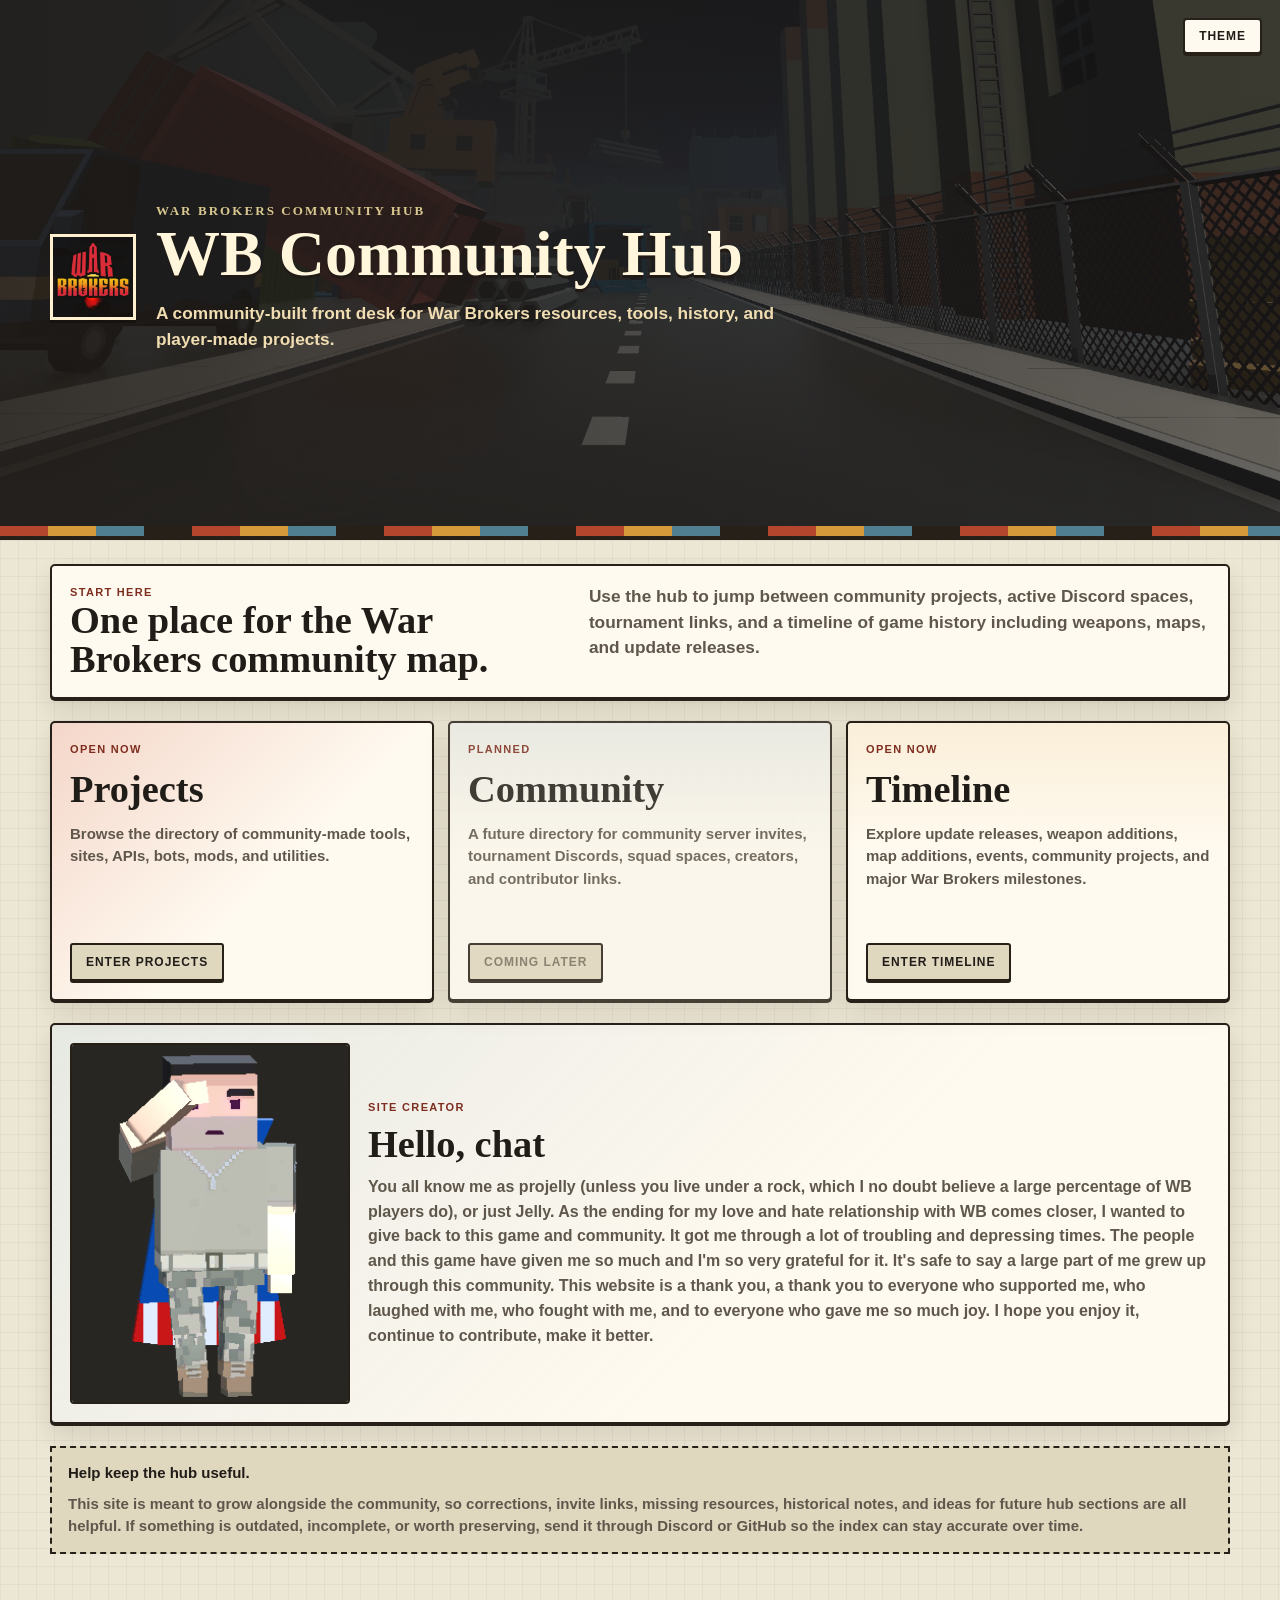
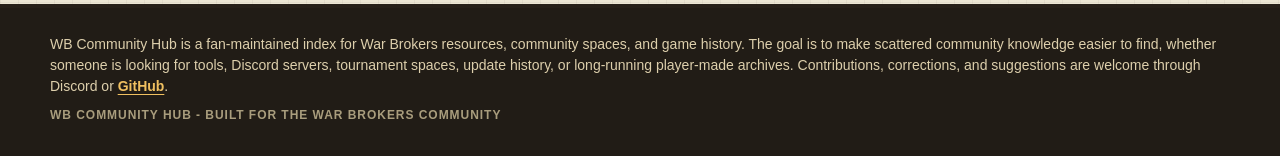
<file: index.html>
<!DOCTYPE html>
<html lang="en">
<head>
    <meta charset="UTF-8">
    <meta name="viewport" content="width=device-width, initial-scale=1.0">
    <title>WB Community Hub</title>
    <link rel="icon" type="image/webp" href="images/project_images/warbrokers.webp">
    <link rel="stylesheet" href="style.css?v=20260727-cta">
</head>
<body>
    <div class="grid-bg"></div>
    <button class="theme-toggle" id="themeToggle" aria-label="Toggle color theme" type="button">
        Theme
    </button>
    
    <header class="header home-hero">
        <div class="header-content">
            <img class="hub-mark" src="images/project_images/warbrokers.webp" alt="" aria-hidden="true">
            <p class="kicker">War Brokers community hub</p>
            <h1 class="title">WB Community Hub</h1>
            <p class="subtitle">A community-built front desk for War Brokers resources, tools, history, and player-made projects.</p>
        </div>
    </header>

    <main class="container landing-container">
        <section class="landing-intro" aria-labelledby="intro-title">
            <div>
                <p class="section-kicker">Start here</p>
                <h2 id="intro-title">One place for the War Brokers community map.</h2>
            </div>
            <p>Use the hub to jump between community projects, active Discord spaces, tournament links, and a timeline of game history including weapons, maps, and update releases.</p>
        </section>

        <section class="section-grid" id="sections" aria-label="Hub sections">
            <a class="section-card featured-section" href="projects/">
                <span class="section-status">Open now</span>
                <h2>Projects</h2>
                <p>Browse the directory of community-made tools, sites, APIs, bots, mods, and utilities.</p>
                <span class="section-link">Enter Projects</span>
            </a>

            <article class="section-card coming-soon">
                <span class="section-status">Planned</span>
                <h2>Community</h2>
                <p>A future directory for community server invites, tournament Discords, squad spaces, creators, and contributor links.</p>
                <span class="section-link muted-link">Coming Later</span>
            </article>

            <a class="section-card" href="timeline/">
                <span class="section-status">Open now</span>
                <h2>Timeline</h2>
                <p>Explore update releases, weapon additions, map additions, events, community projects, and major War Brokers milestones.</p>
                <span class="section-link">Enter Timeline</span>
            </a>
        </section>

        <section class="creator-panel" aria-labelledby="creator-title">
            <img class="creator-image" src="images/creator.png" alt="Creator profile">
            <div class="creator-copy">
                <p class="section-kicker">Site creator</p>
                <h2 id="creator-title">Hello, chat</h2>
                <p>You all know me as projelly (unless you live under a rock, which I no doubt believe a large percentage of WB players do), or just Jelly. As the ending for my love and hate relationship with WB comes closer, I wanted to give back to this game and community. It got me through a lot of troubling and depressing times. The people and this game have given me so much and I'm so very grateful for it. It's safe to say a large part of me grew up through this community. This website is a thank you, a thank you to everyone who supported me, who laughed with me, who fought with me, and to everyone who gave me so much joy. I hope you enjoy it, continue to contribute, make it better.</p>
            </div>
        </section>

        <section class="notice-strip" aria-label="Contribute">
            <strong>Help keep the hub useful.</strong>
            <span>This site is meant to grow alongside the community, so corrections, invite links, missing resources, historical notes, and ideas for future hub sections are all helpful. If something is outdated, incomplete, or worth preserving, send it through Discord or GitHub so the index can stay accurate over time.</span>
        </section>
    </main>

    <footer class="footer">
        <div class="footer-content">
            <p>WB Community Hub is a fan-maintained index for War Brokers resources, community spaces, and game history. The goal is to make scattered community knowledge easier to find, whether someone is looking for tools, Discord servers, tournament spaces, update history, or long-running player-made archives. Contributions, corrections, and suggestions are welcome through Discord or <a href="https://github.com/wb-community/wb-community.github.io/pulls" target="_blank" rel="noopener noreferrer" class="footer-link">GitHub</a>.</p>
            <p class="footer-meta">WB Community Hub - Built for the War Brokers community</p>
        </div>
    </footer>

    <script src="script.js?v=20260727-cta"></script>
</body>
</html>
</file>
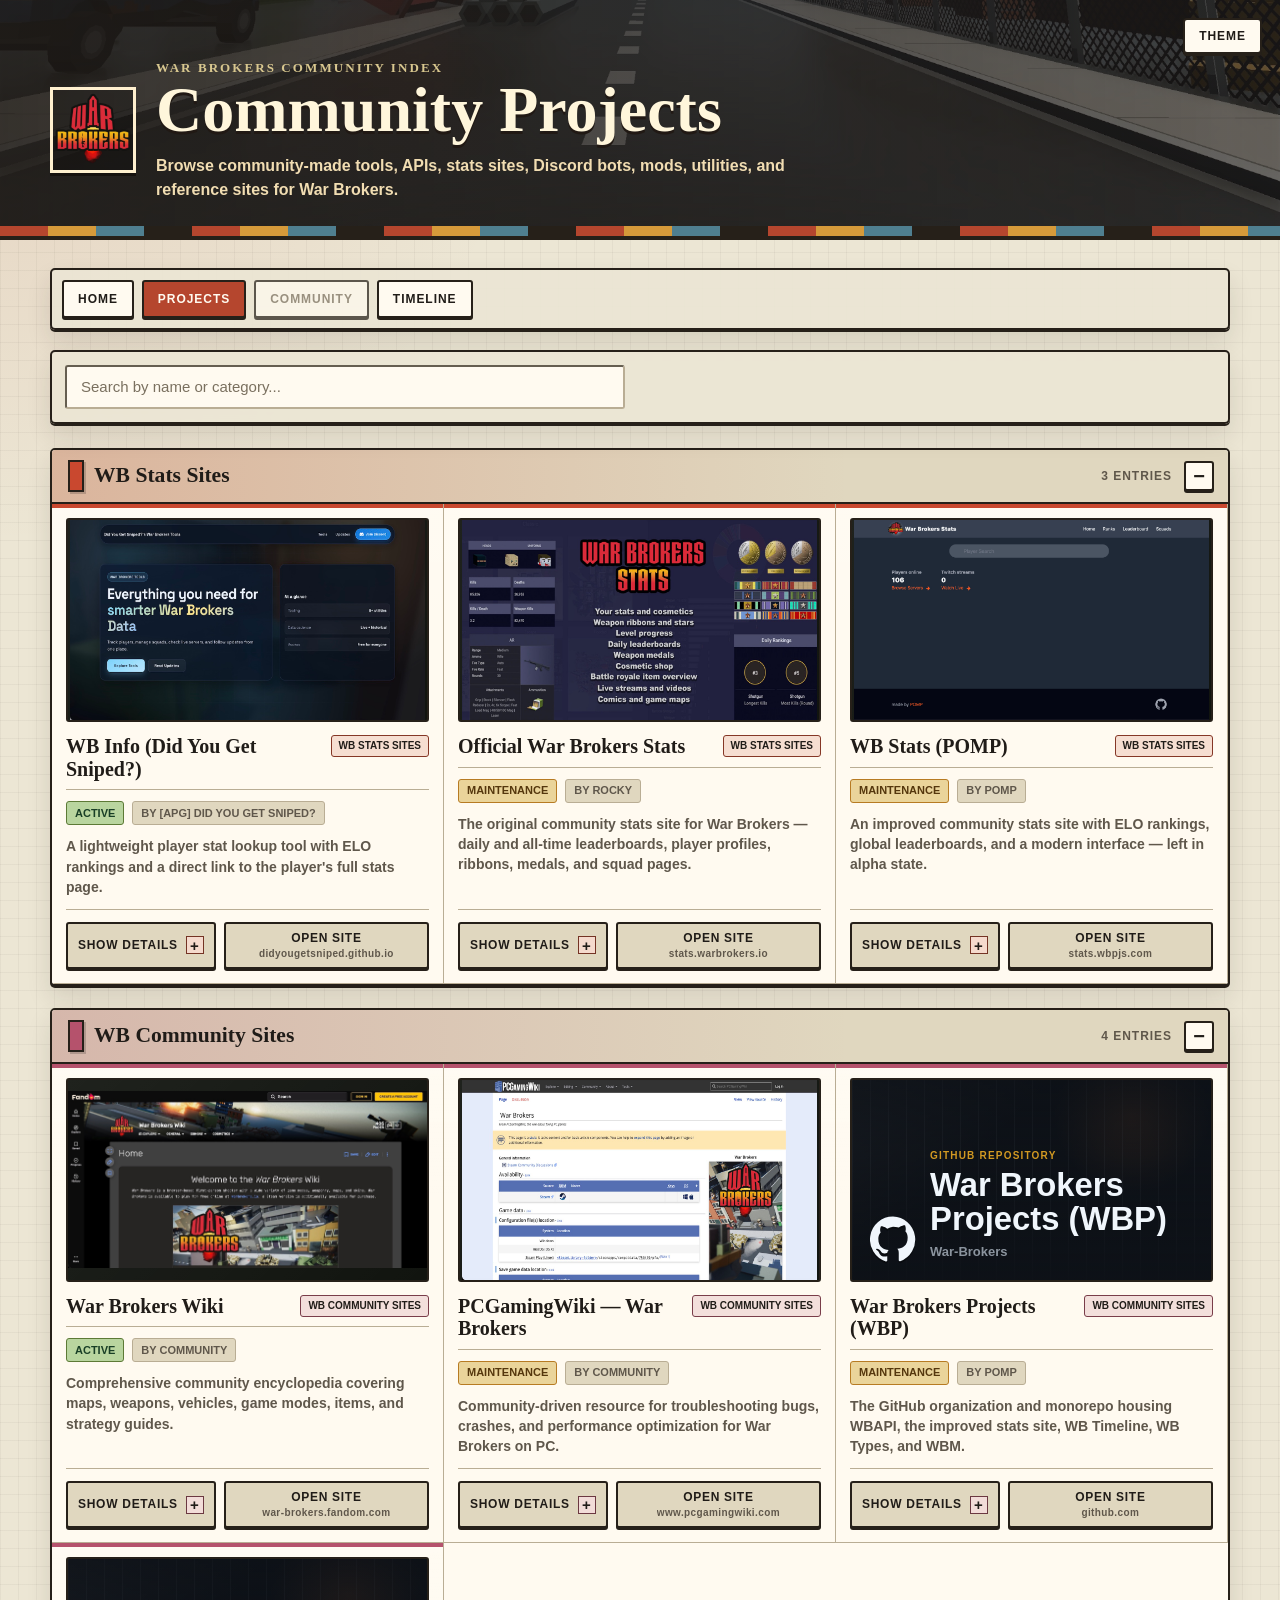
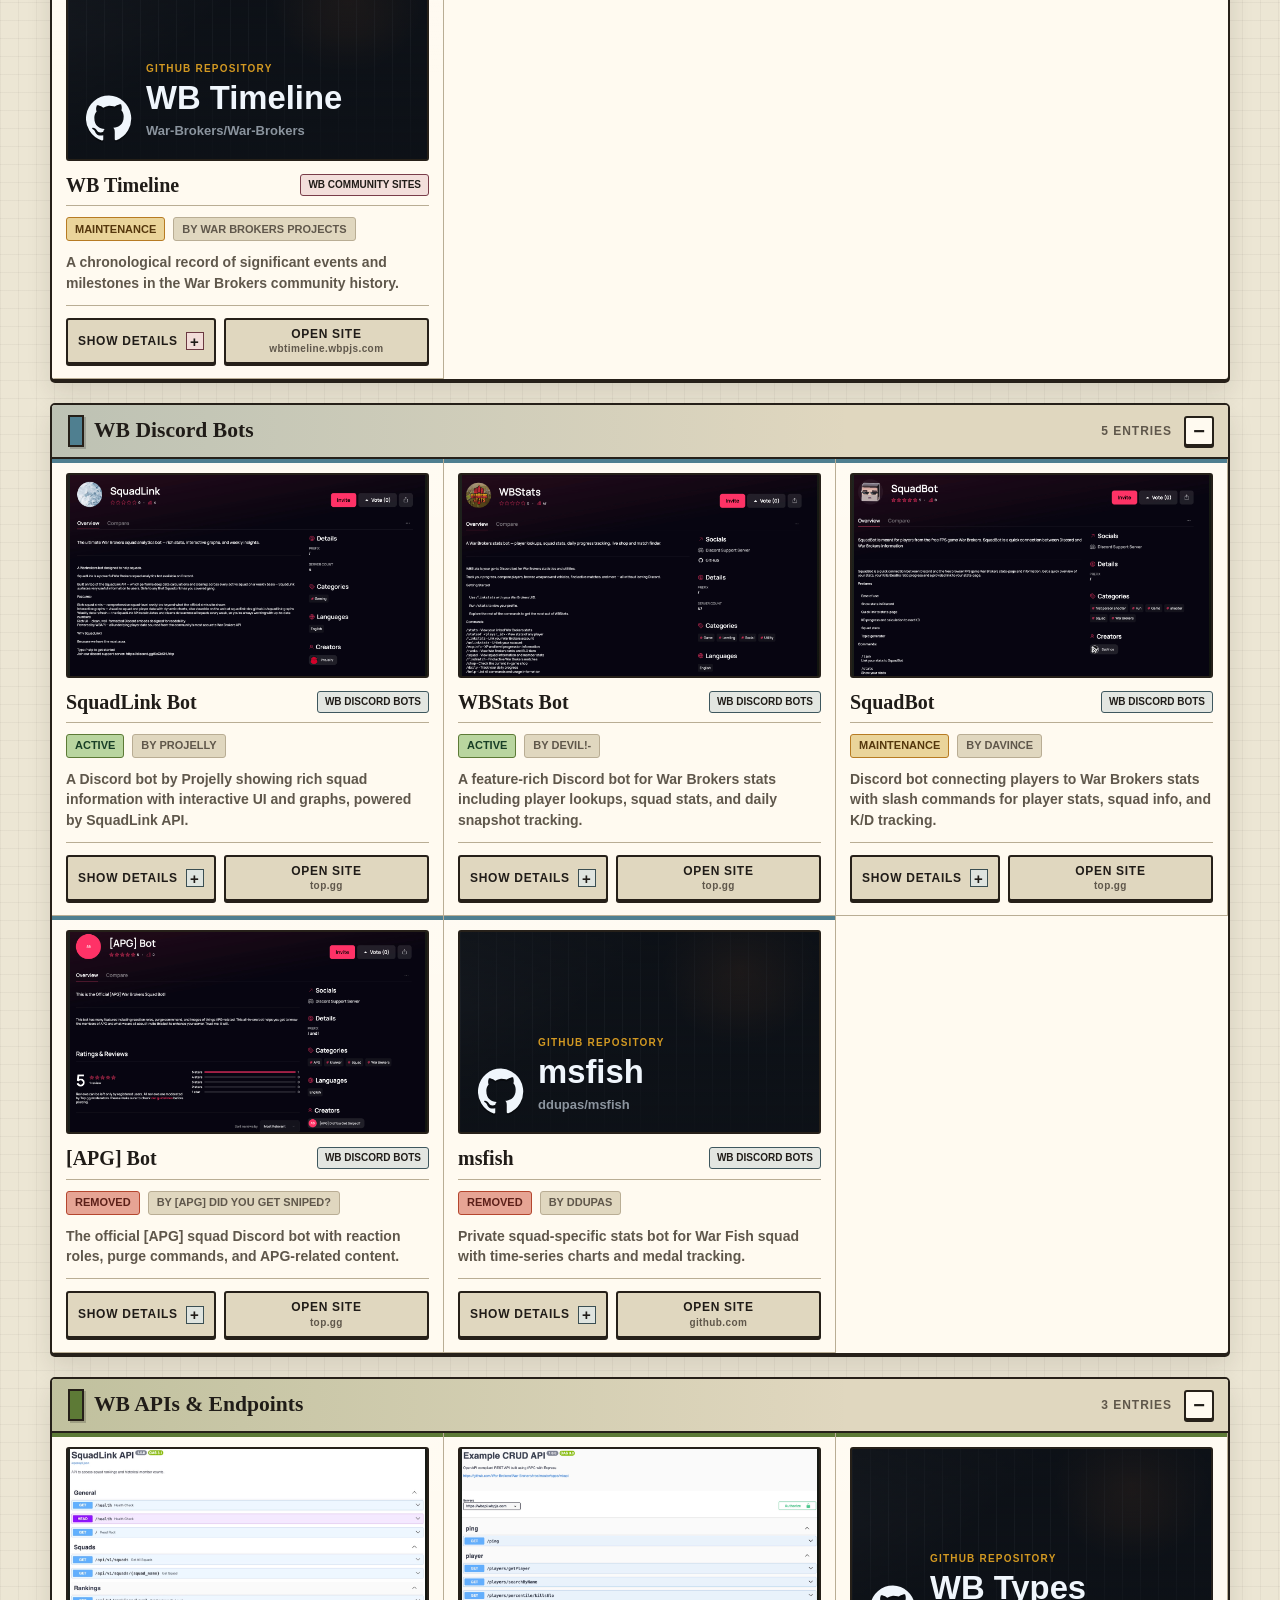
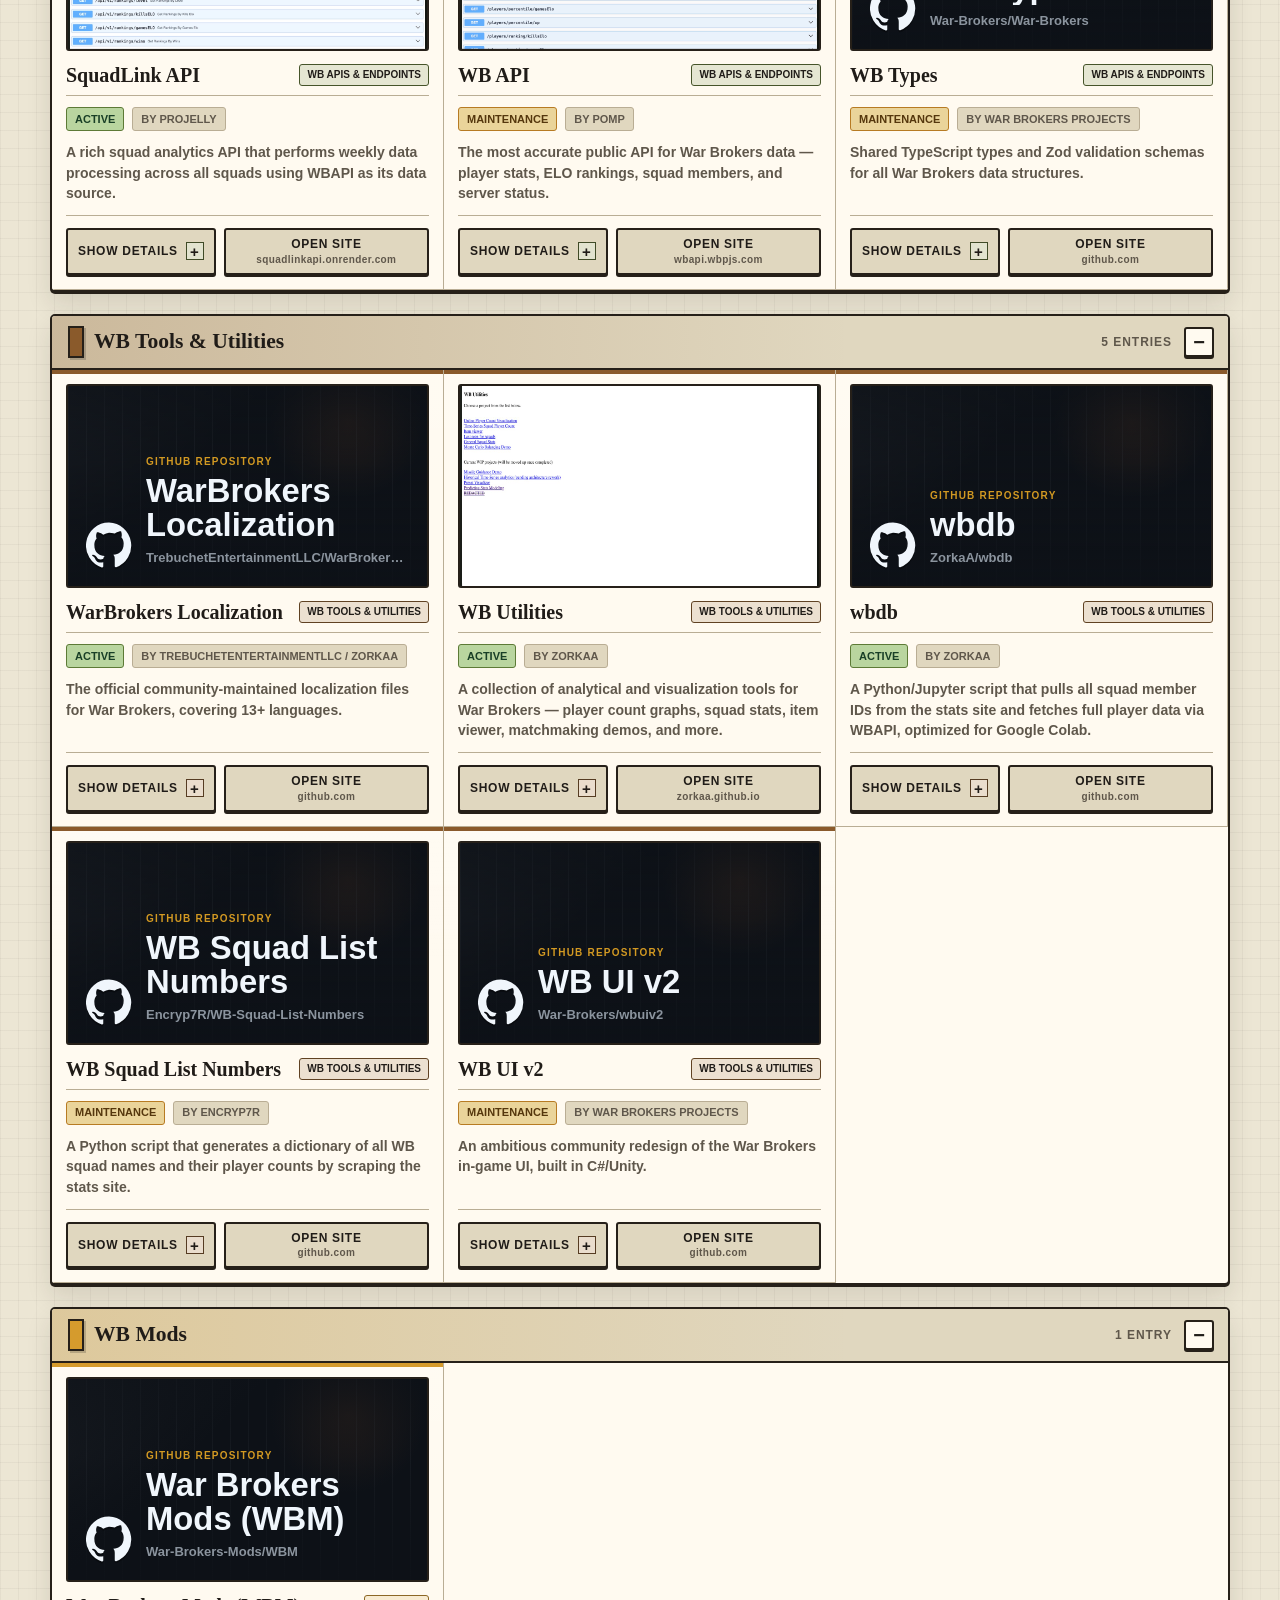
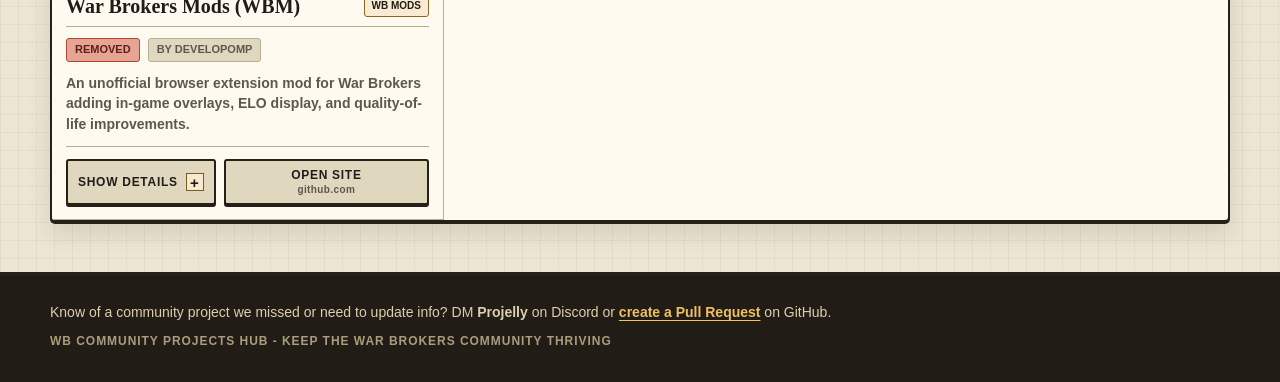
<file: projects/index.html>
<!DOCTYPE html>
<html lang="en">
<head>
    <meta charset="UTF-8">
    <meta name="viewport" content="width=device-width, initial-scale=1.0">
    <base href="../">
    <title>Projects - WB Community Hub</title>
    <link rel="icon" type="image/webp" href="images/project_images/warbrokers.webp">
    <link rel="stylesheet" href="style.css?v=20260727-cta">
</head>
<body>
    <div class="grid-bg"></div>
    <button class="theme-toggle" id="themeToggle" aria-label="Toggle color theme" type="button">
        Theme
    </button>

    <header class="header page-header">
        <div class="header-content">
            <img class="hub-mark" src="images/project_images/warbrokers.webp" alt="" aria-hidden="true">
            <p class="kicker">War Brokers community index</p>
            <h1 class="title">Community Projects</h1>
            <p class="subtitle">Browse community-made tools, APIs, stats sites, Discord bots, mods, utilities, and reference sites for War Brokers.</p>
        </div>
    </header>

    <main class="container">
        <nav class="page-nav" aria-label="Site sections">
            <a href="./" class="page-nav-link">Home</a>
            <a href="projects/" class="page-nav-link active" aria-current="page">Projects</a>
            <span class="page-nav-link disabled">Community</span>
            <a href="timeline/" class="page-nav-link">Timeline</a>
        </nav>

        <div class="search-section">
            <input
                type="text"
                id="searchInput"
                class="search-bar"
                placeholder="Search by name or category..."
                aria-label="Search projects"
            >
            <div class="filter-info" id="filterInfo"></div>
        </div>

        <div class="projects-grid" id="projectsGrid">
            <!-- Projects will be populated here by JavaScript -->
        </div>
    </main>

    <footer class="footer">
        <div class="footer-content">
            <p>Know of a community project we missed or need to update info? DM <strong>Projelly</strong> on Discord or <a href="https://github.com/wb-community/wb-community.github.io/pulls" target="_blank" rel="noopener noreferrer" class="footer-link">create a Pull Request</a> on GitHub.</p>
            <p class="footer-meta">WB Community Projects Hub - Keep the War Brokers community thriving</p>
        </div>
    </footer>

    <script src="projects.js?v=20260727-bot-links"></script>
    <script src="script.js?v=20260727-cta"></script>
</body>
</html>
</file>
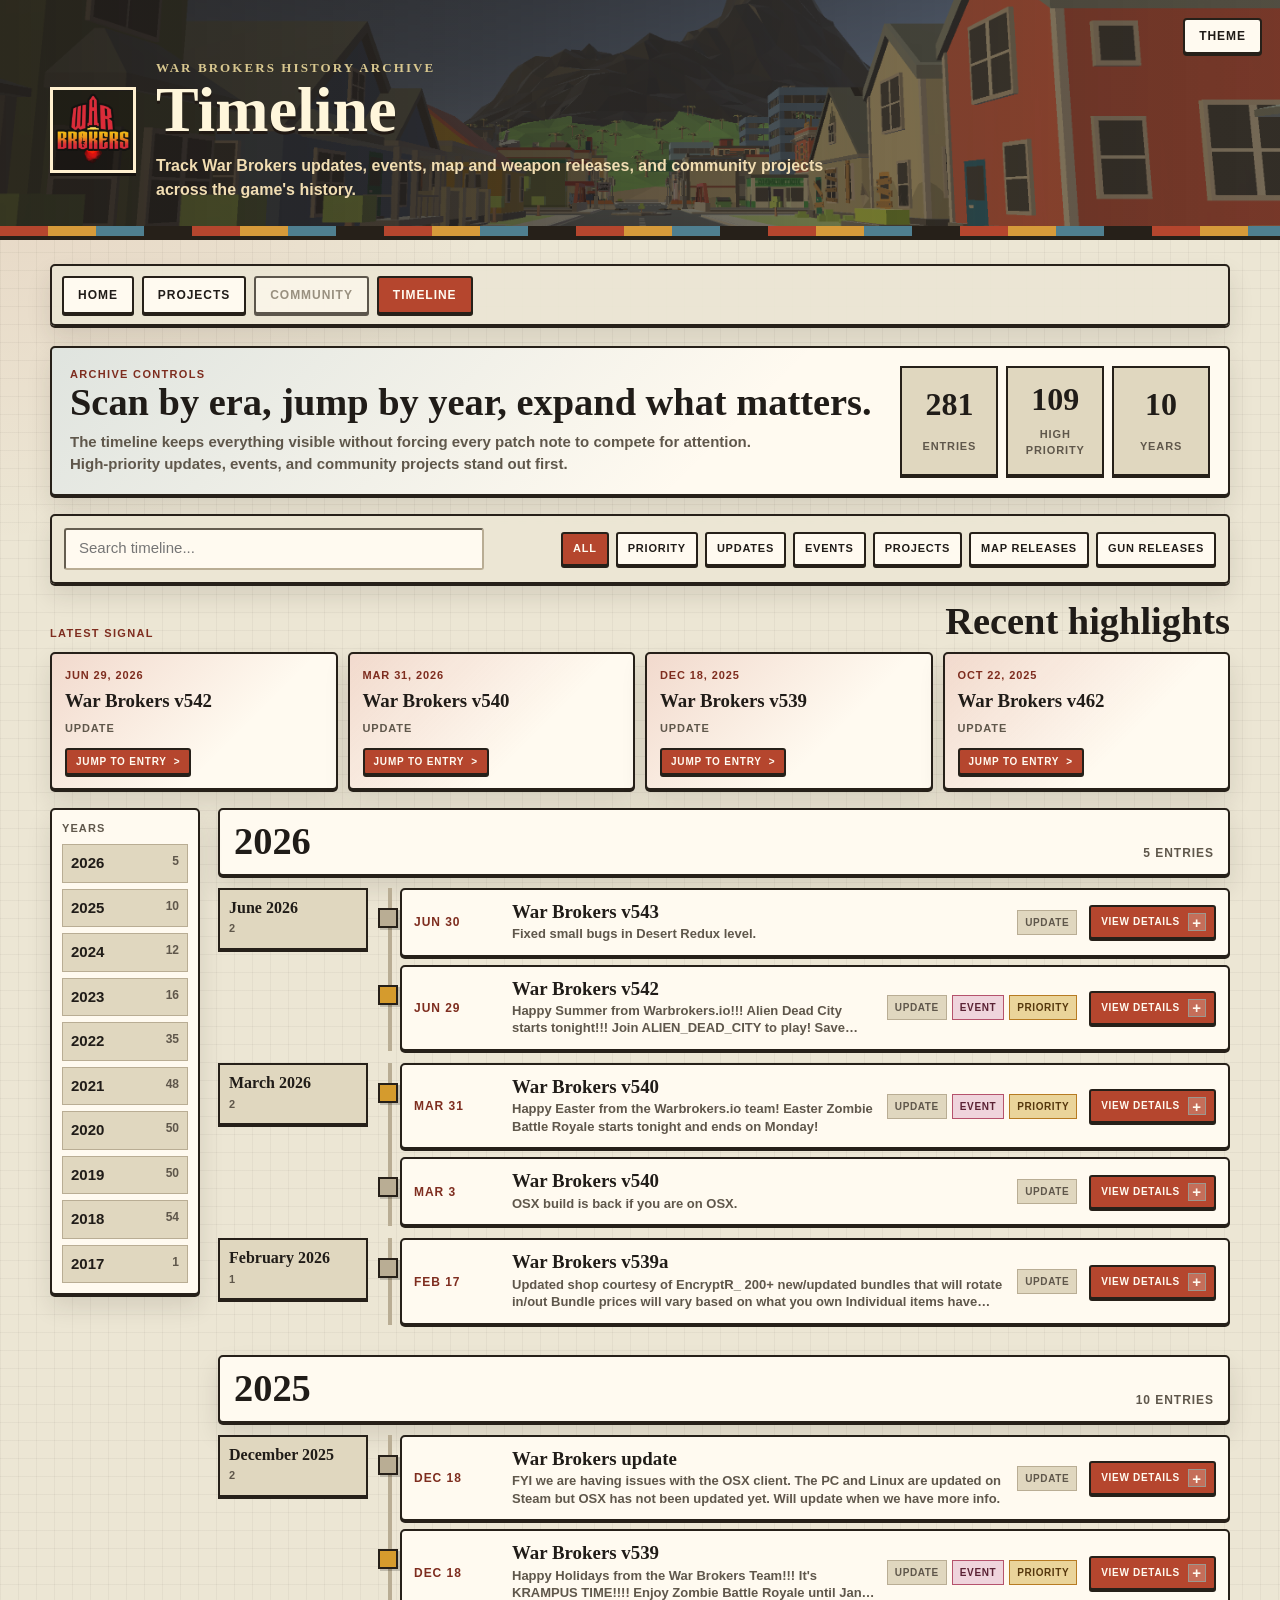
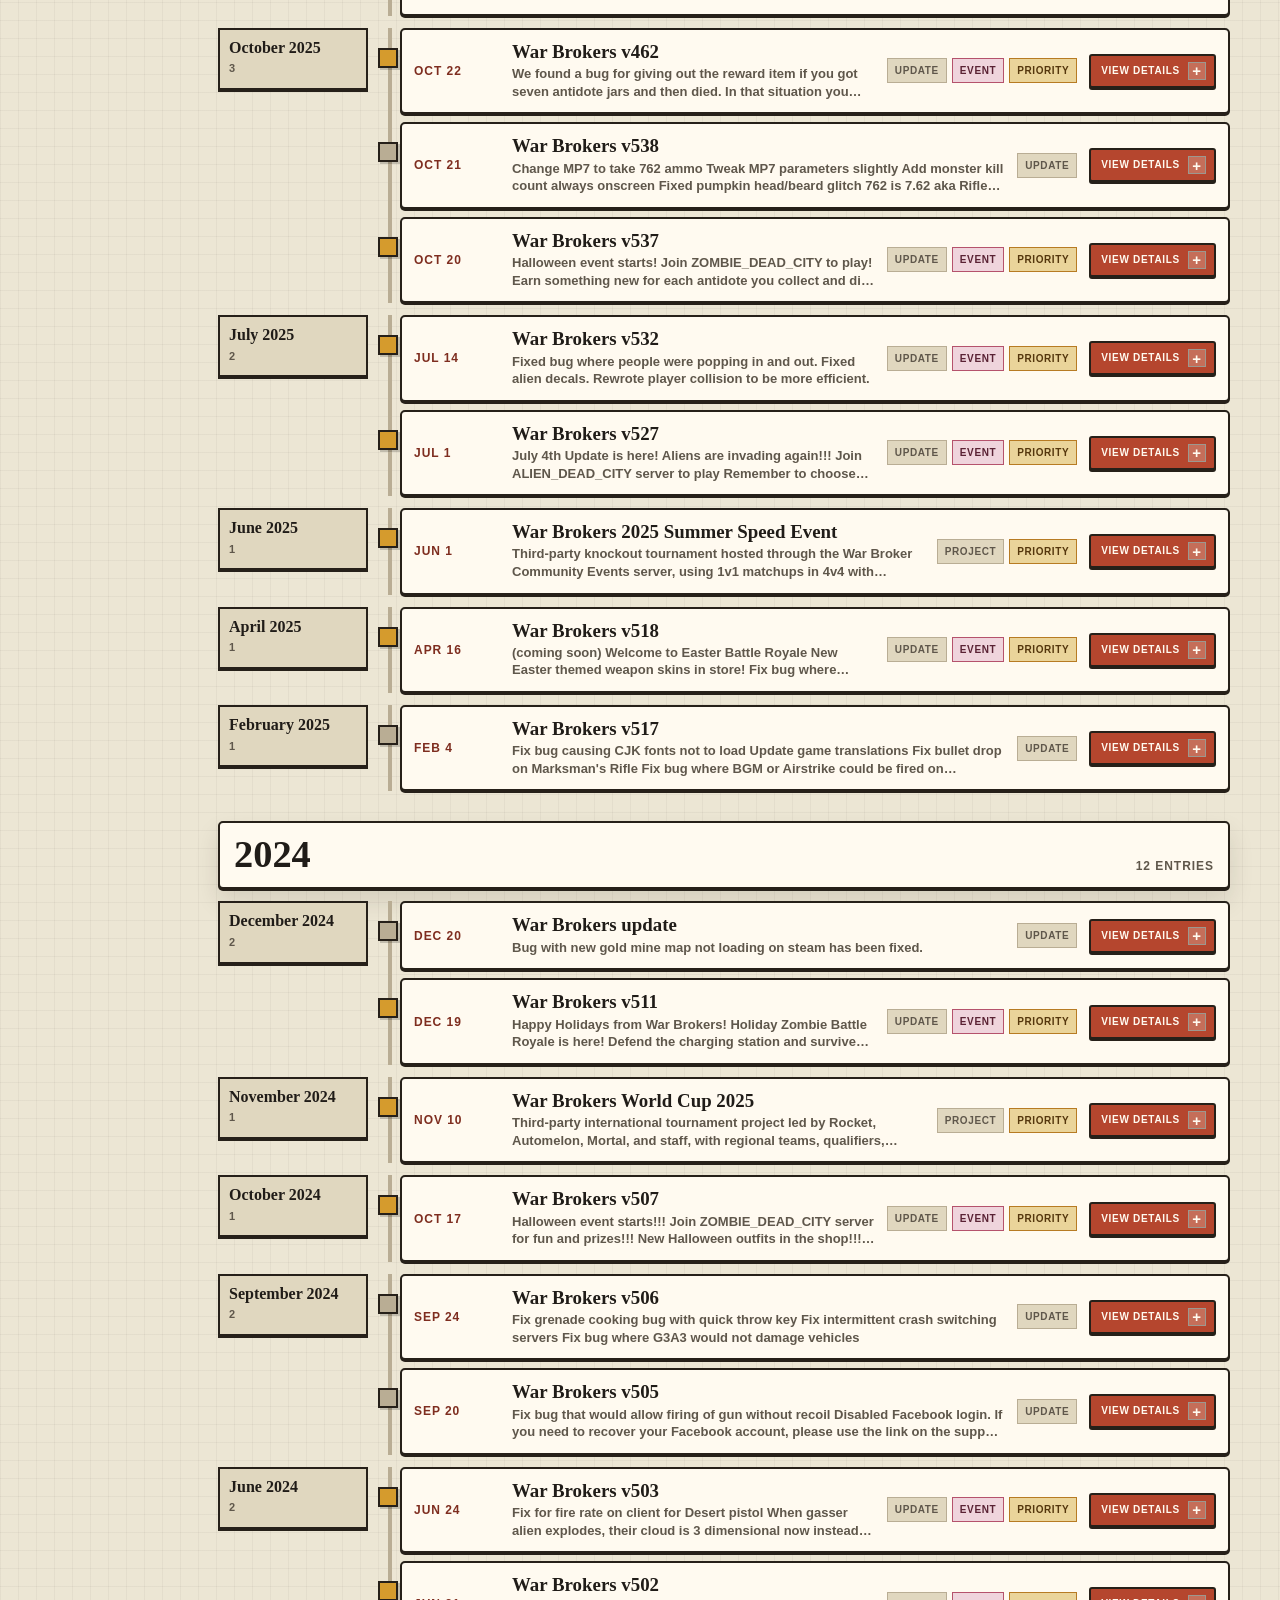
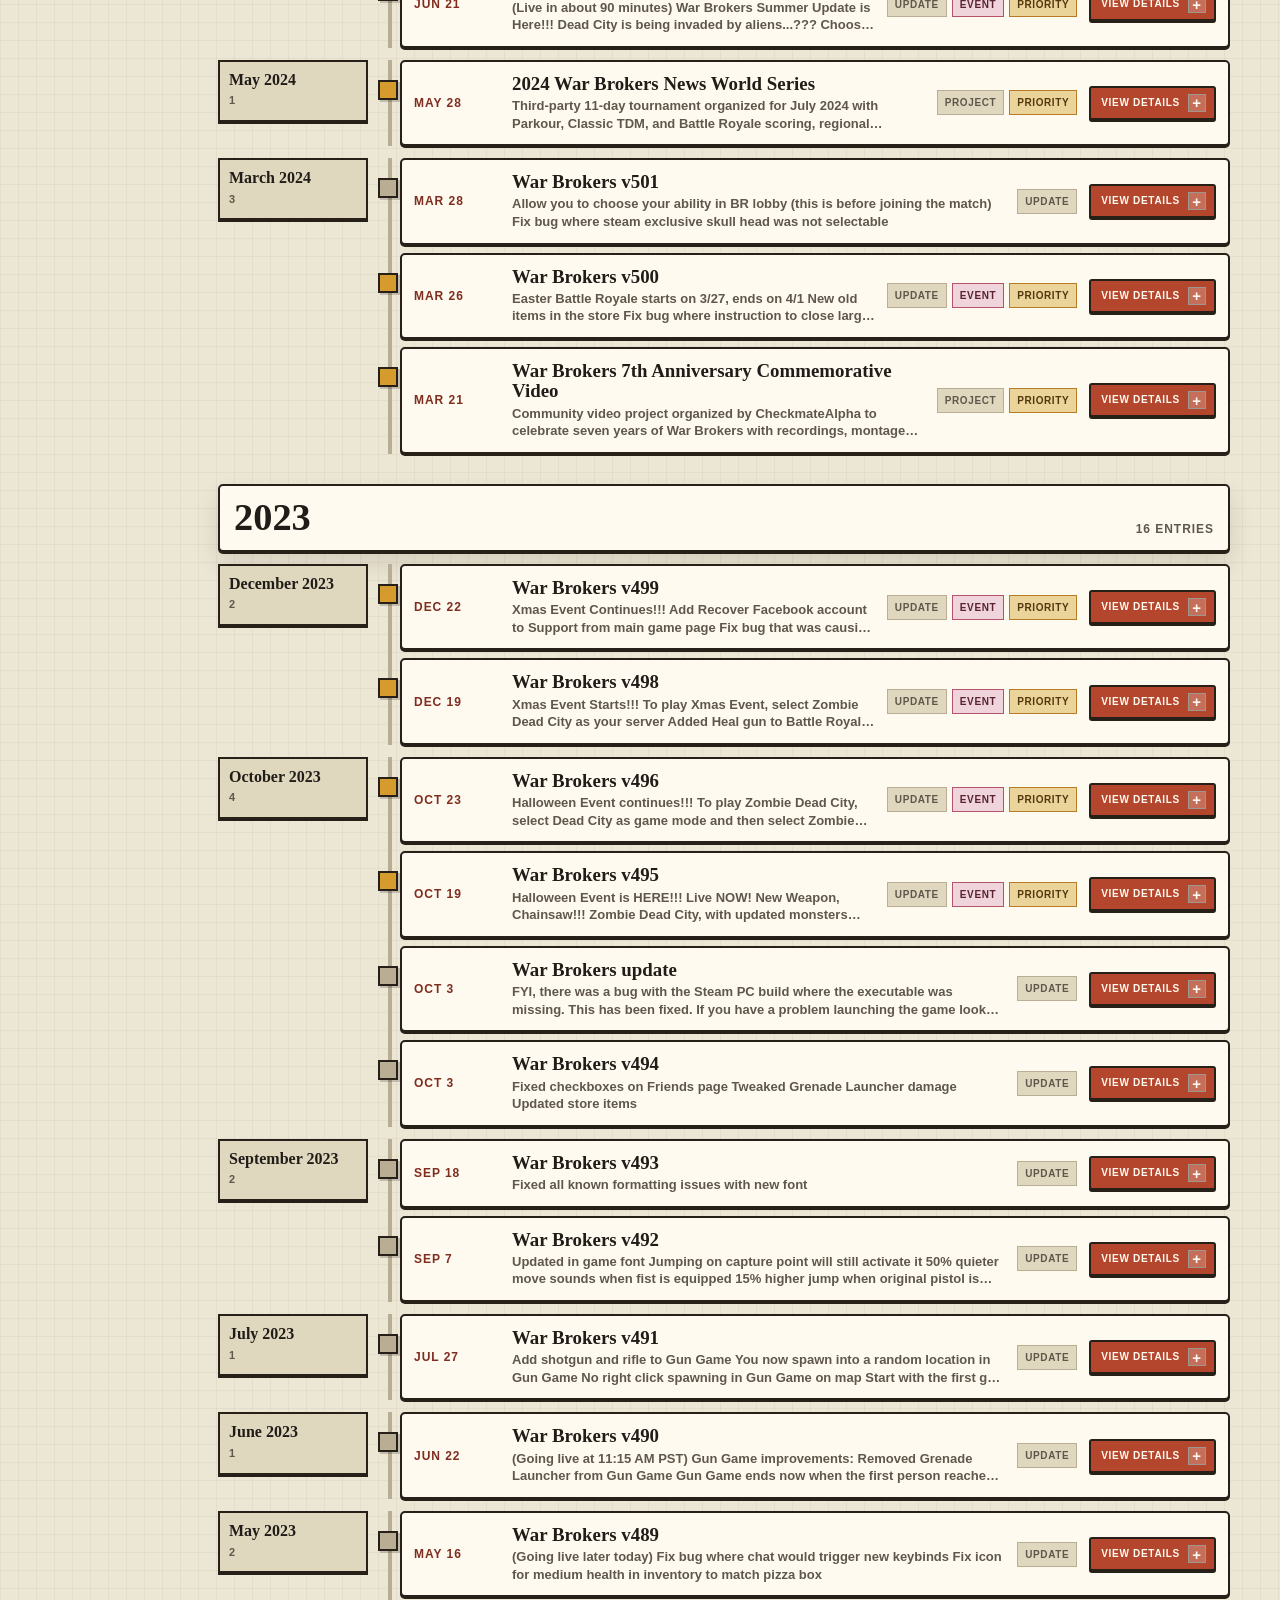
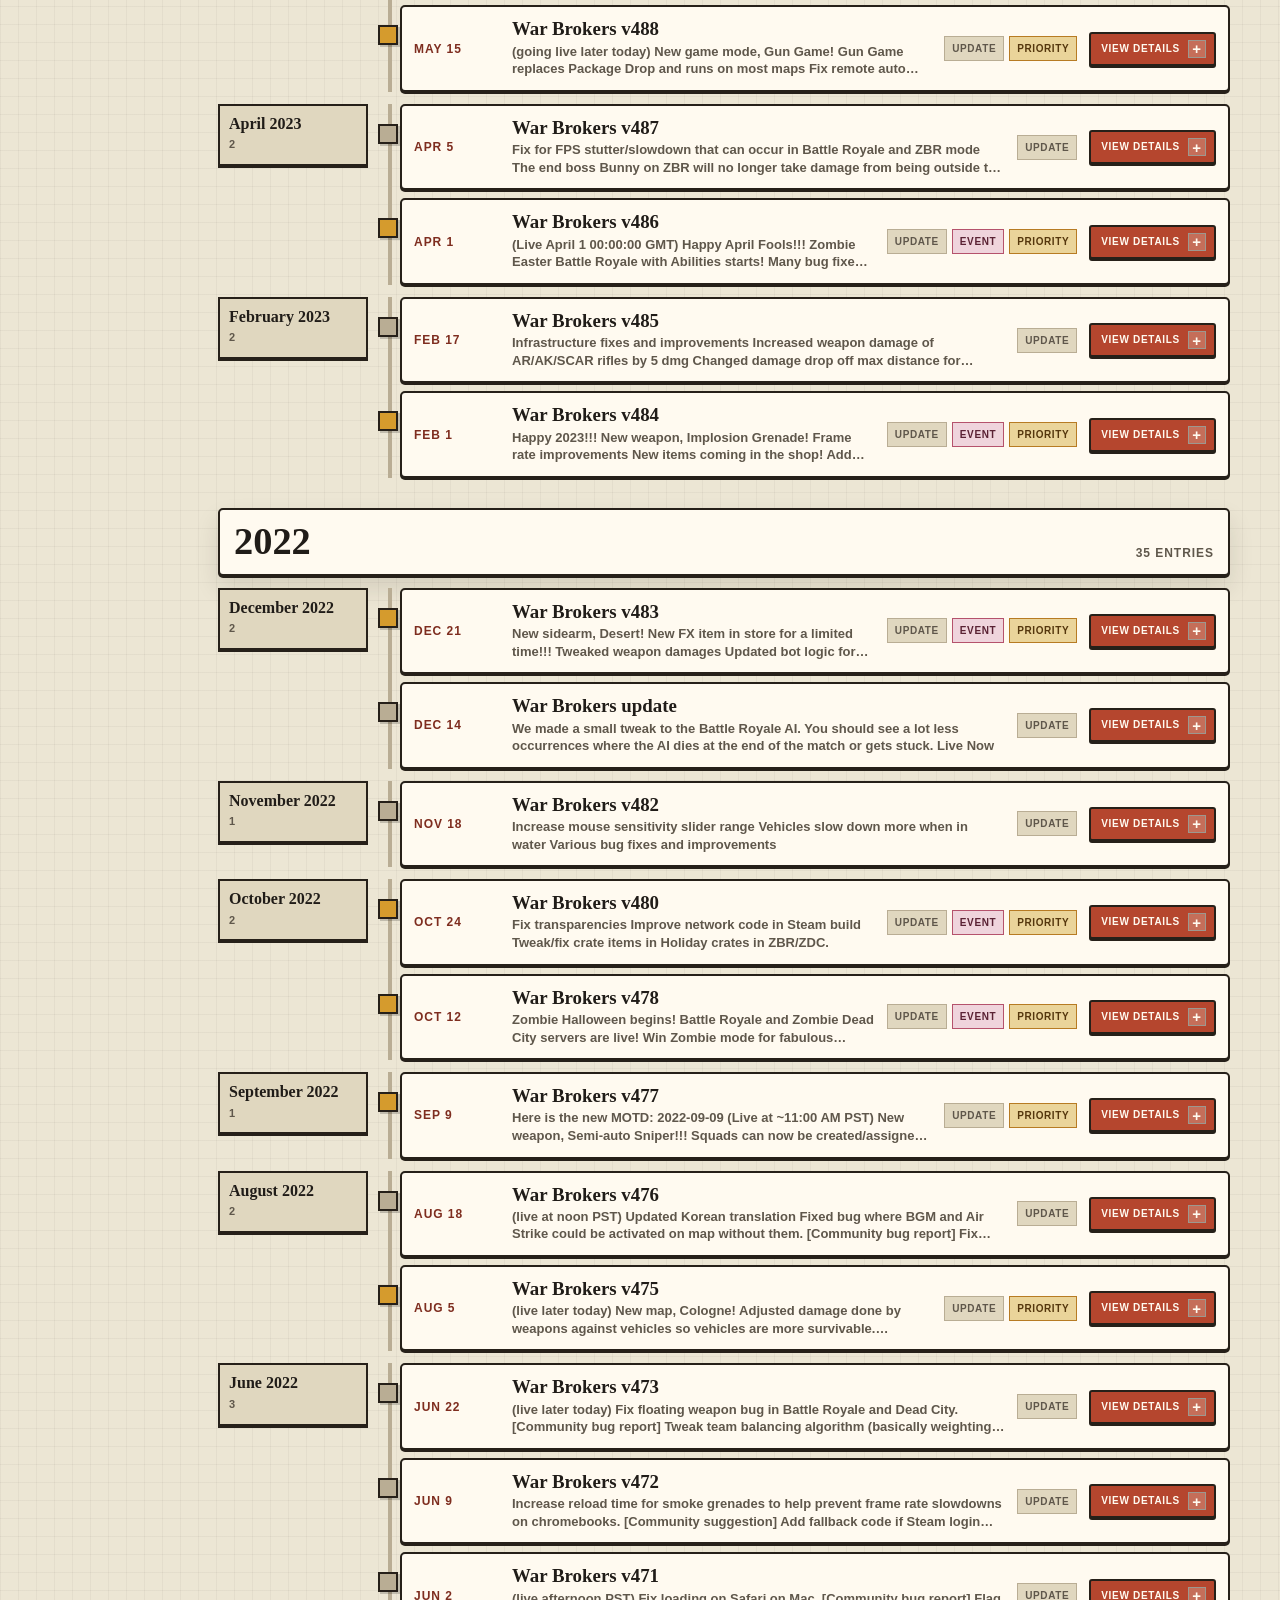
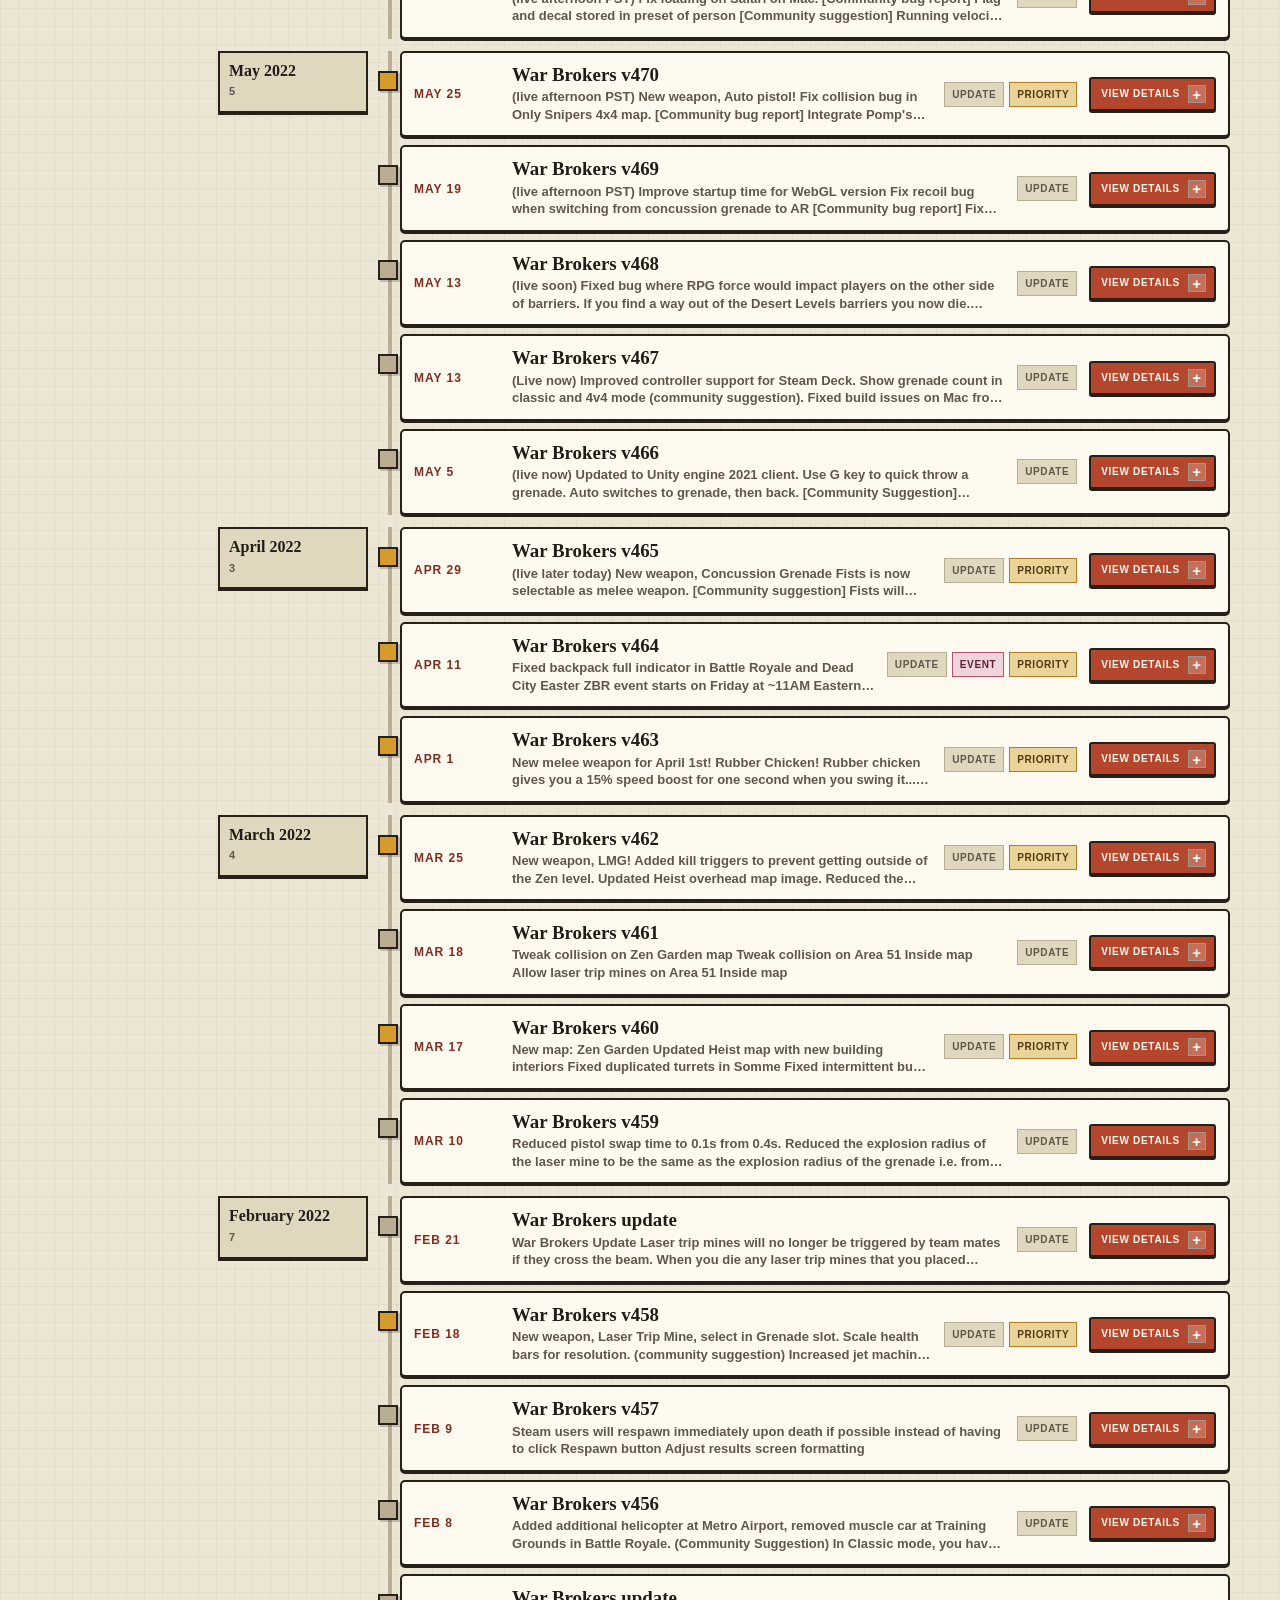
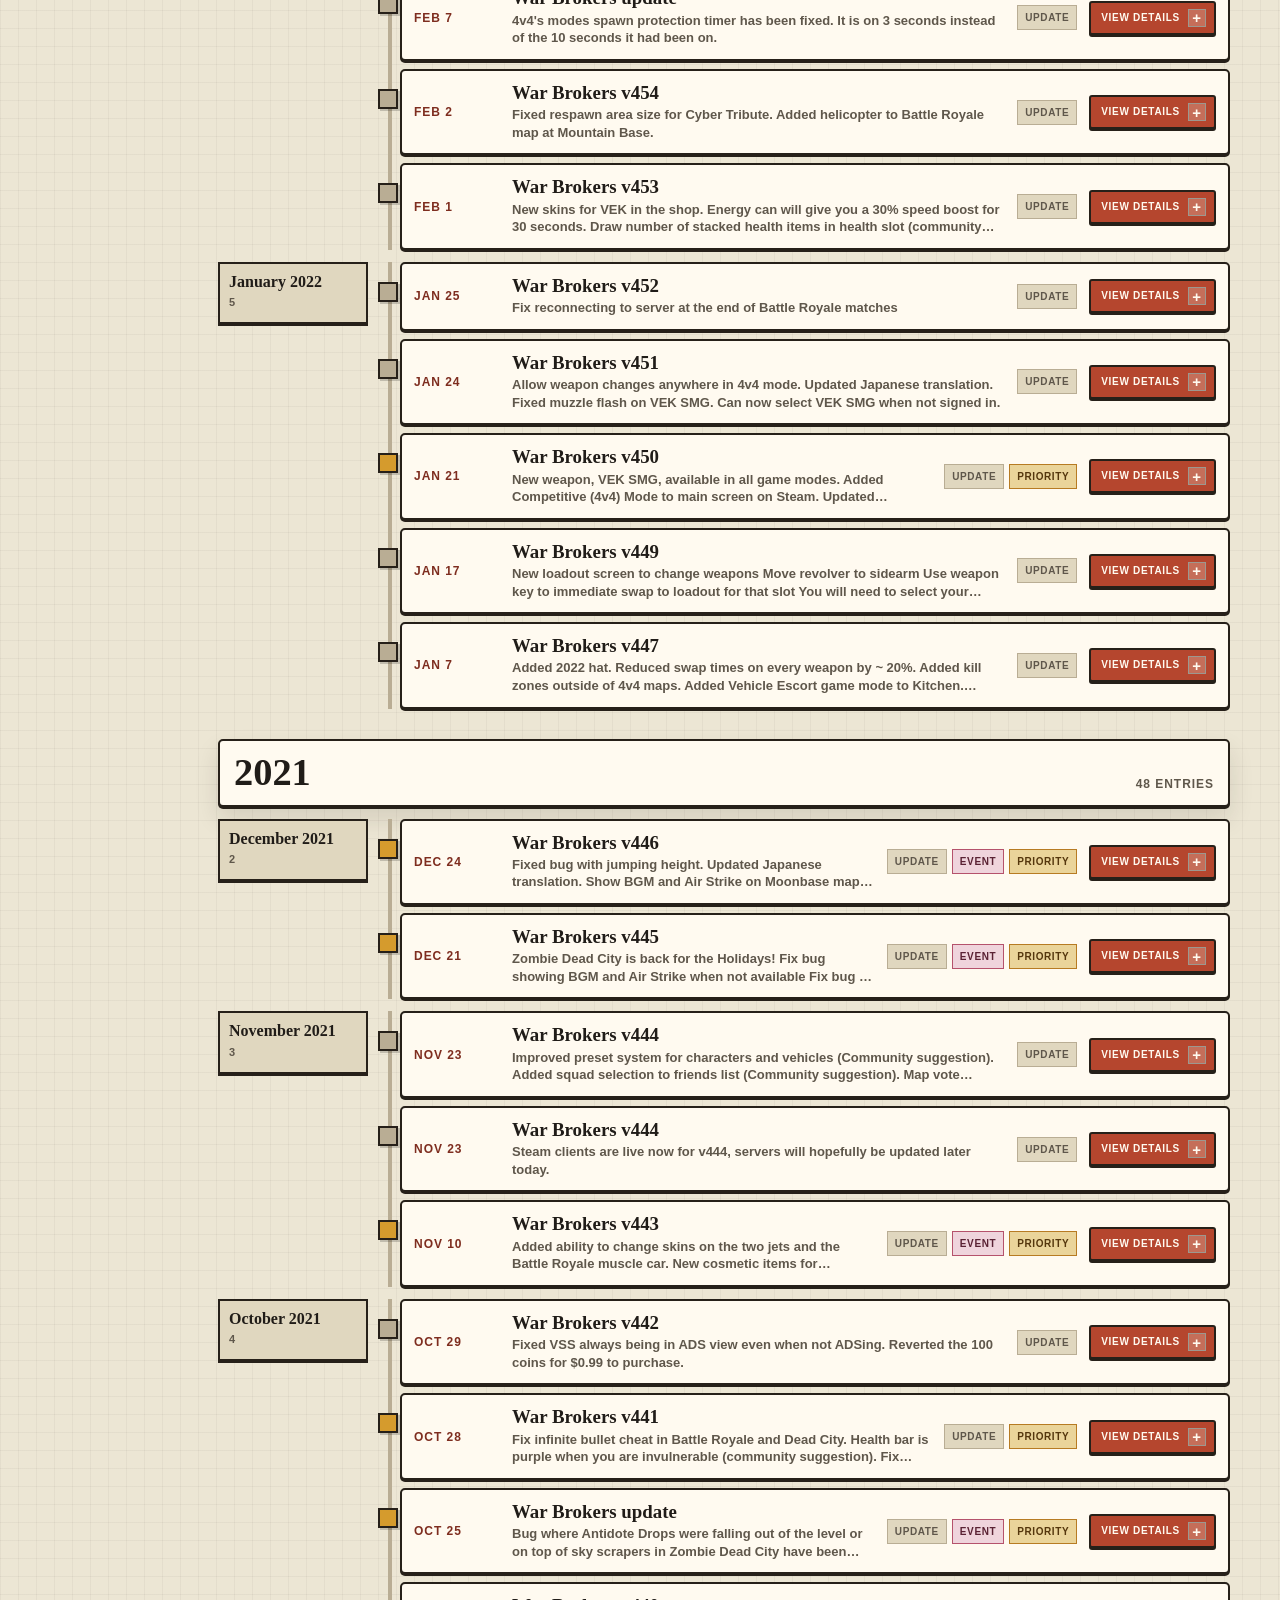
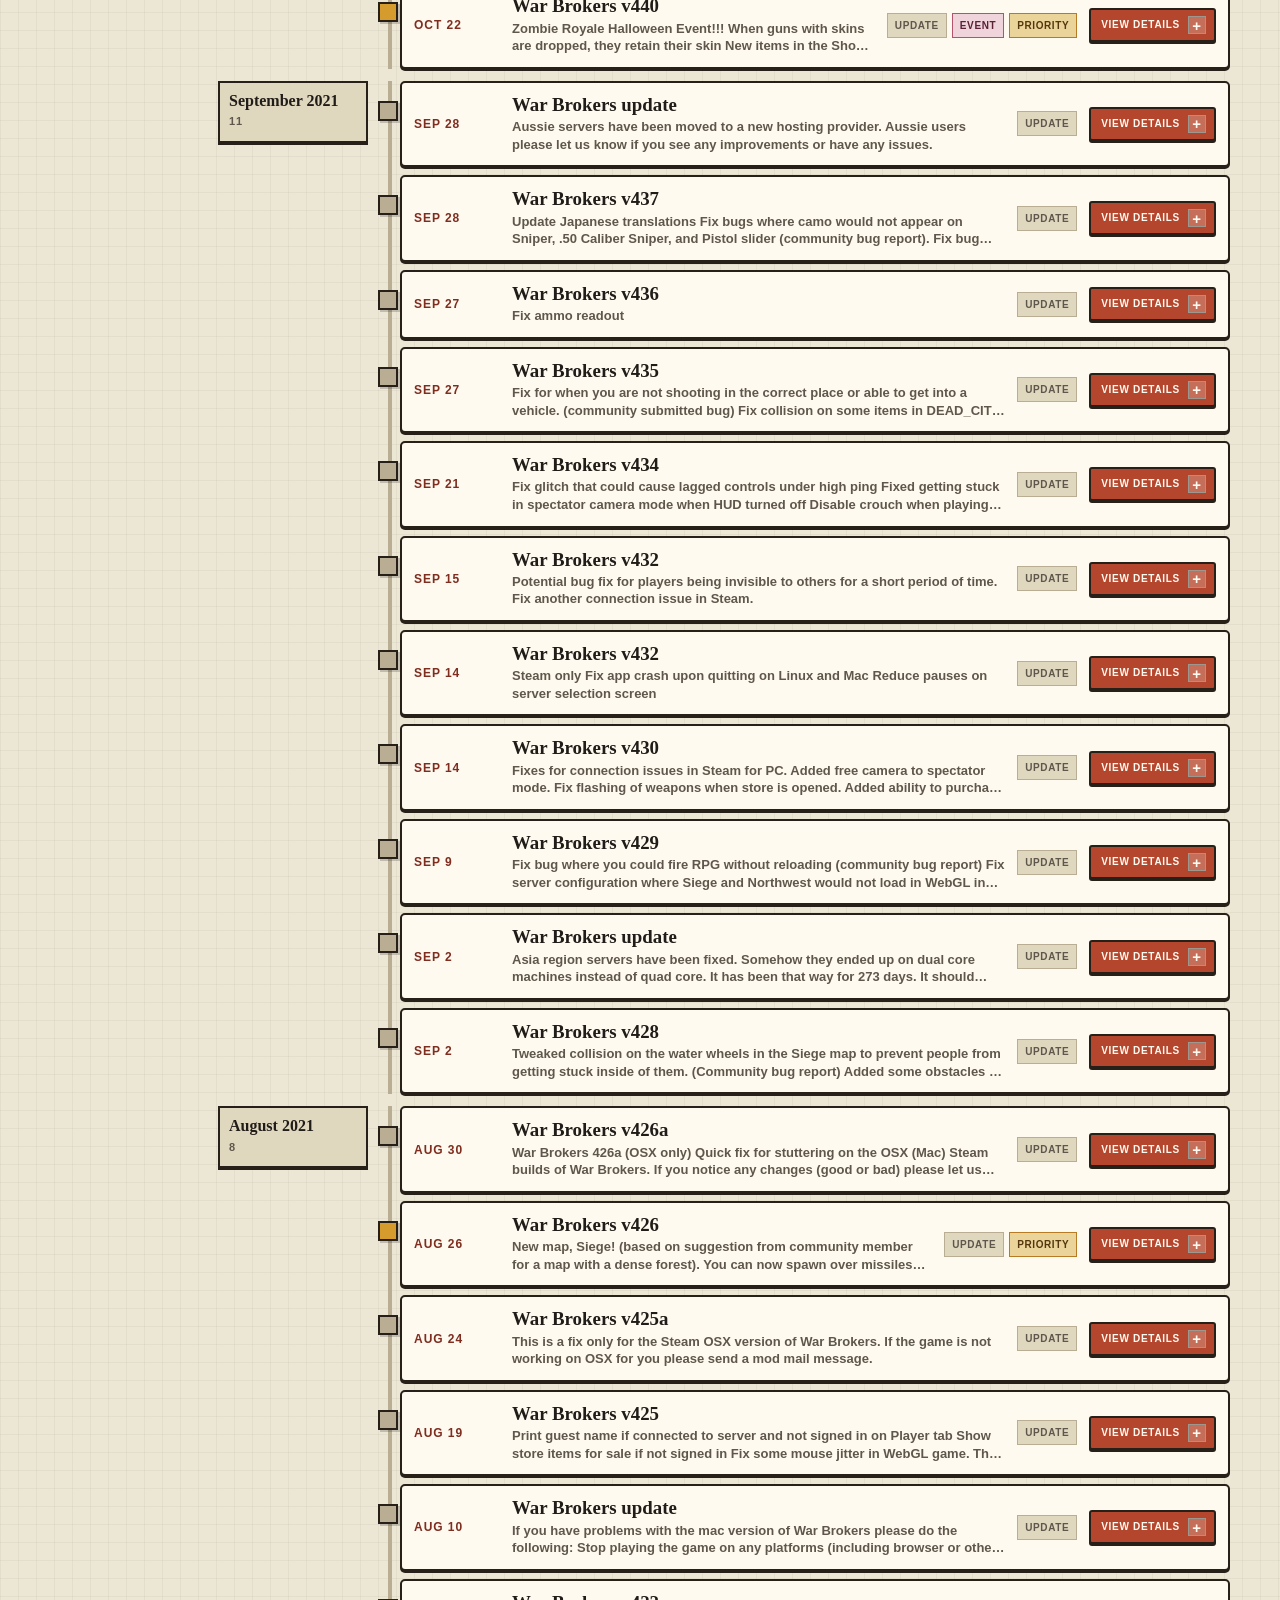
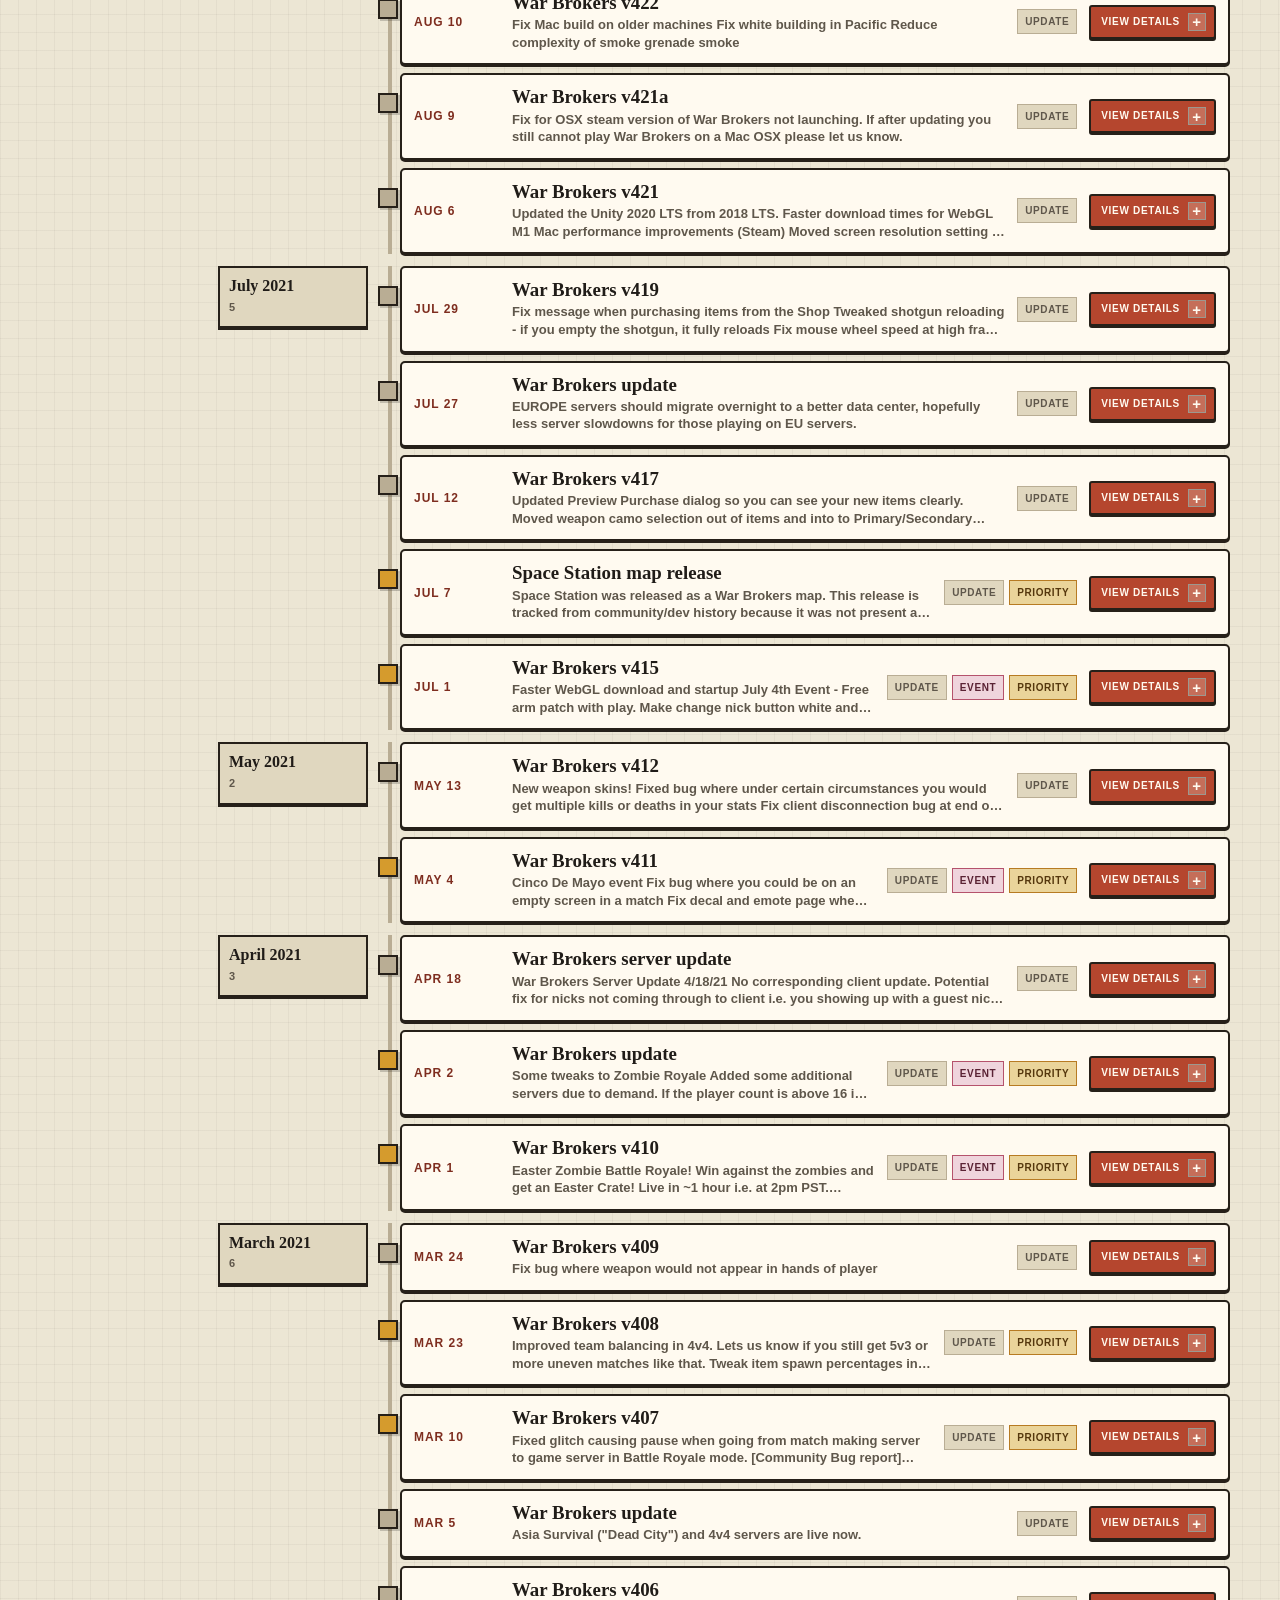
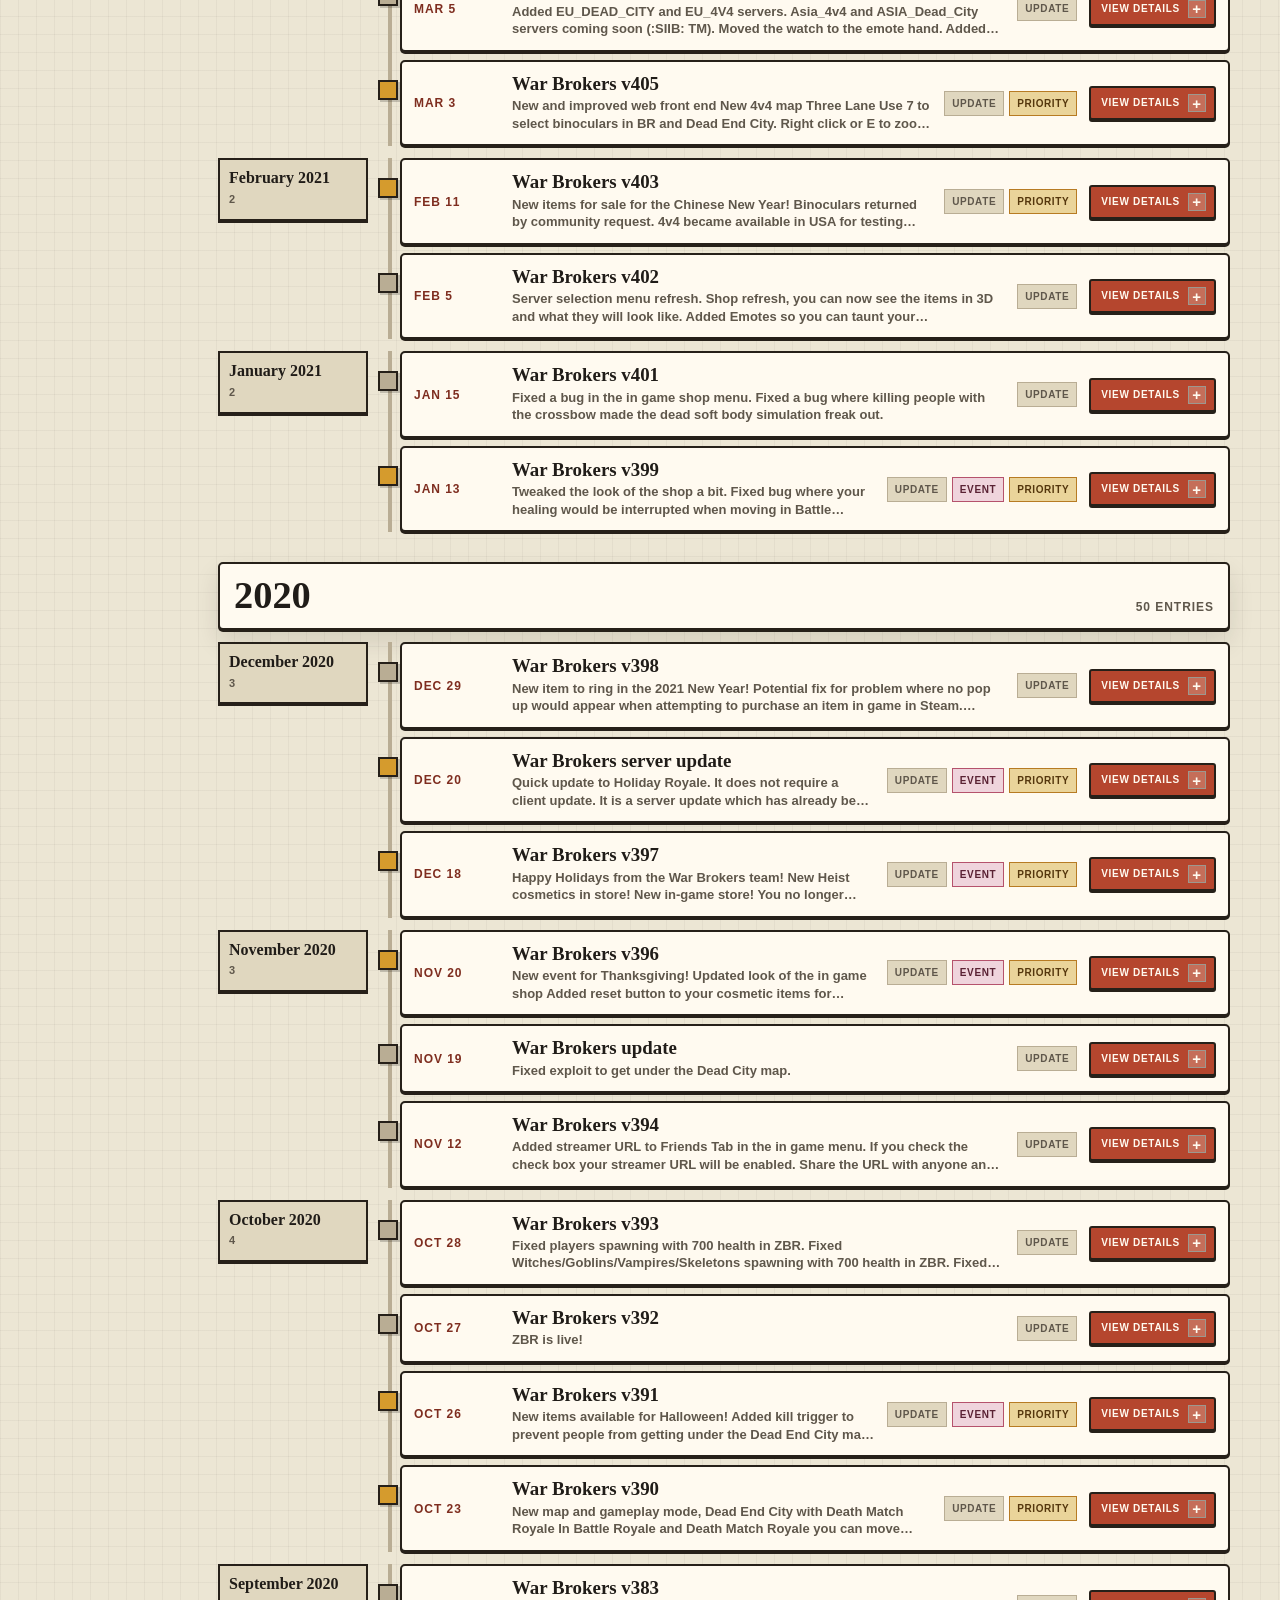
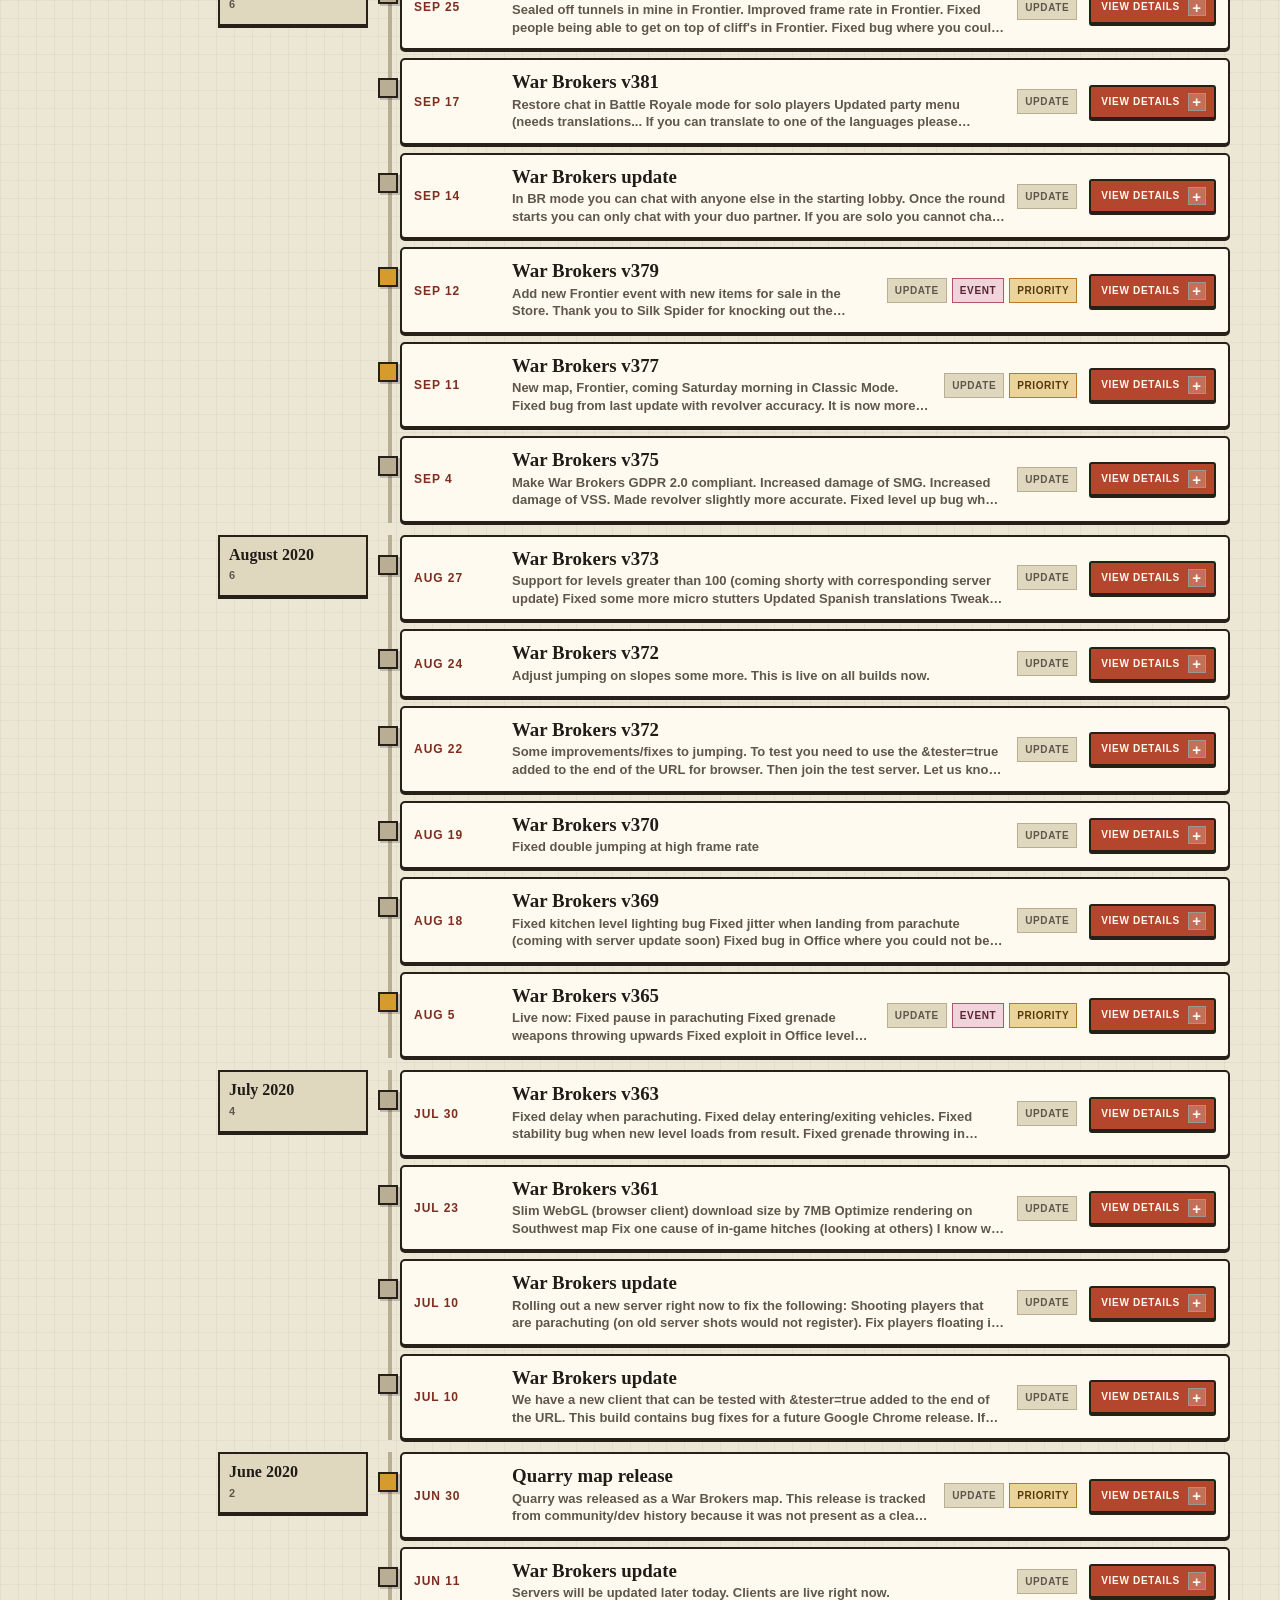
<file: timeline/index.html>
<!DOCTYPE html>
<html lang="en">
<head>
    <meta charset="UTF-8">
    <meta name="viewport" content="width=device-width, initial-scale=1.0">
    <base href="../">
    <title>Timeline - WB Community Hub</title>
    <link rel="icon" type="image/webp" href="images/project_images/warbrokers.webp">
    <link rel="stylesheet" href="style.css?v=20260727-cta">
</head>
<body>
    <div class="grid-bg"></div>
    <button class="theme-toggle" id="themeToggle" aria-label="Toggle color theme" type="button">
        Theme
    </button>

    <header class="header page-header timeline-hero">
        <div class="header-content">
            <img class="hub-mark" src="images/project_images/warbrokers.webp" alt="" aria-hidden="true">
            <p class="kicker">War Brokers history archive</p>
            <h1 class="title">Timeline</h1>
            <p class="subtitle">Track War Brokers updates, events, map and weapon releases, and community projects across the game's history.</p>
        </div>
    </header>

    <main class="container timeline-page">
        <nav class="page-nav" aria-label="Site sections">
            <a href="./" class="page-nav-link">Home</a>
            <a href="projects/" class="page-nav-link">Projects</a>
            <span class="page-nav-link disabled">Community</span>
            <a href="timeline/" class="page-nav-link active" aria-current="page">Timeline</a>
        </nav>

        <section class="timeline-console" aria-label="Timeline controls">
            <div class="timeline-console-main">
                <p class="section-kicker">Archive controls</p>
                <h2>Scan by era, jump by year, expand what matters.</h2>
                <p>The timeline keeps everything visible without forcing every patch note to compete for attention. High-priority updates, events, and community projects stand out first.</p>
            </div>

            <div class="timeline-stats" id="timelineStats" aria-label="Timeline totals">
                <div><strong>--</strong><span>Entries</span></div>
                <div><strong>--</strong><span>High Priority</span></div>
                <div><strong>--</strong><span>Years</span></div>
            </div>
        </section>

        <section class="timeline-tools" aria-label="Timeline filters">
            <input
                type="text"
                id="timelineSearch"
                class="timeline-search"
                placeholder="Search timeline..."
                aria-label="Search timeline"
            >

            <div class="timeline-filter-row" role="group" aria-label="Filter timeline entries">
                <button type="button" class="timeline-filter active" data-filter="all">All</button>
                <button type="button" class="timeline-filter" data-filter="high">Priority</button>
                <button type="button" class="timeline-filter" data-filter="version_update">Updates</button>
                <button type="button" class="timeline-filter" data-filter="event">Events</button>
                <button type="button" class="timeline-filter" data-filter="community_project">Projects</button>
                <button type="button" class="timeline-filter" data-filter="map">Map Releases</button>
                <button type="button" class="timeline-filter" data-filter="weapon">Gun Releases</button>
            </div>
        </section>

        <section class="timeline-latest" aria-labelledby="latest-title">
            <div class="timeline-section-heading">
                <p class="section-kicker">Latest signal</p>
                <h2 id="latest-title">Recent highlights</h2>
            </div>
            <div class="timeline-highlight-grid" id="timelineHighlights"></div>
        </section>

        <section class="timeline-layout" aria-label="Timeline archive">
            <aside class="timeline-year-panel" aria-label="Jump to year">
                <div class="timeline-year-title">Years</div>
                <div class="timeline-year-list" id="timelineYears"></div>
            </aside>

            <div class="timeline-stream" id="timelineStream" aria-live="polite">
                <div class="timeline-loading">Loading timeline data...</div>
            </div>
        </section>
    </main>

    <footer class="footer">
        <div class="footer-content">
            <p>The Timeline section is built from Discord changelog exports, community project history, and the War Brokers Wiki Updates page. Some entries still need manual image review, especially map and weapon releases where local assets may be added later.</p>
            <p class="footer-meta">WB Community Timeline - Updates, events, projects, and game history</p>
        </div>
    </footer>

    <script src="script.js?v=20260727-cta"></script>
    <script src="timeline.js?v=20260727-cta"></script>
</body>
</html>
</file>
<file: style.css>
:root {
    color-scheme: light;
    --bg-primary: #ece6d4;
    --bg-secondary: #fffaf0;
    --bg-tertiary: #e0d7bf;
    --ink: #201c18;
    --text-primary: #201c18;
    --text-secondary: #5f574b;
    --muted: #7a705f;
    --border-color: #262019;
    --border-light: #b9ad94;
    --accent: #b5462e;
    --accent-dark: #7e2d1f;
    --grid-line: rgba(38, 32, 25, 0.045);
    --grid-glow: rgba(181, 70, 46, 0.13);
    --panel-shadow: 0 2px 0 #262019, 0 12px 24px rgba(45, 35, 24, 0.12);
}

[data-theme="dark"] {
    color-scheme: dark;
    --bg-primary: #161711;
    --bg-secondary: #242319;
    --bg-tertiary: #303024;
    --ink: #f4ead1;
    --text-primary: #f4ead1;
    --text-secondary: #cabf9e;
    --muted: #a99d7d;
    --border-color: #070805;
    --border-light: #4e4938;
    --accent: #d69a3a;
    --accent-dark: #f0c060;
    --grid-line: rgba(244, 234, 209, 0.075);
    --grid-glow: rgba(214, 154, 58, 0.12);
    --panel-shadow: 0 2px 0 #070805, 0 14px 28px rgba(0, 0, 0, 0.28);
}

* {
    box-sizing: border-box;
    margin: 0;
    padding: 0;
}

html {
    min-height: 100%;
}

body {
    min-height: 100%;
    background:
        linear-gradient(var(--grid-line) 1px, transparent 1px),
        linear-gradient(90deg, var(--grid-line) 1px, transparent 1px),
        radial-gradient(circle at top left, var(--grid-glow), transparent 34rem),
        var(--bg-primary);
    background-size: 18px 18px, 18px 18px, auto, auto;
    color: var(--text-primary);
    font-family: "Trebuchet MS", Tahoma, Verdana, sans-serif;
    font-size: 15px;
    line-height: 1.5;
    overflow-x: hidden;
}

button,
input {
    font: inherit;
}

.grid-bg {
    display: none;
}

.theme-toggle {
    position: fixed;
    top: 18px;
    right: 18px;
    z-index: 20;
    min-height: 36px;
    padding: 0 14px;
    cursor: pointer;
    background: var(--bg-secondary);
    color: var(--text-primary);
    border: 2px solid var(--border-color);
    border-radius: 4px;
    box-shadow: 0 2px 0 var(--border-color);
    font-size: 12px;
    font-weight: 800;
    letter-spacing: 0.08em;
    text-transform: uppercase;
}

.theme-toggle:hover,
.theme-toggle:focus-visible {
    color: var(--accent-dark);
    transform: translateY(-1px);
    outline: none;
}

.theme-toggle:active {
    transform: translateY(1px);
    box-shadow: 0 1px 0 var(--border-color);
}

.header {
    position: relative;
    border-bottom: 4px solid var(--border-color);
    background:
        linear-gradient(90deg, rgba(32, 28, 24, 0.86), rgba(32, 28, 24, 0.53)),
        url("images/background.jpg") center bottom / cover no-repeat;
    color: #fff0cf;
    padding: 58px 20px 34px;
}

.timeline-hero {
    background:
        linear-gradient(90deg, rgba(32, 28, 24, 0.88), rgba(32, 28, 24, 0.48)),
        url("images/background2.png") center center / cover no-repeat;
}

.header::after {
    content: "";
    position: absolute;
    inset: auto 0 0;
    height: 10px;
    background: repeating-linear-gradient(
        90deg,
        #b5462e 0 48px,
        #d69a3a 48px 96px,
        #4f7f90 96px 144px,
        #262019 144px 192px
    );
}

.header-content {
    width: min(1180px, 100%);
    margin: 0 auto;
    display: grid;
    grid-template-columns: 86px minmax(0, 1fr);
    column-gap: 20px;
    align-items: center;
}

.hub-mark {
    grid-row: span 3;
    width: 86px;
    height: 86px;
    object-fit: contain;
    image-rendering: auto;
    border: 3px solid #fff0cf;
    background: rgba(0, 0, 0, 0.28);
    box-shadow: 0 3px 0 #16120e;
}

.kicker {
    color: #d8c78f;
    font-family: Georgia, "Times New Roman", serif;
    font-size: 13px;
    font-weight: 700;
    letter-spacing: 0.16em;
    text-transform: uppercase;
}

.title {
    max-width: 980px;
    margin-top: 2px;
    color: #fff6db;
    font-family: Georgia, "Times New Roman", serif;
    font-size: clamp(2.2rem, 5vw, 4.6rem);
    font-weight: 900;
    line-height: 0.95;
    text-shadow: 0 3px 0 #211914;
}

.subtitle {
    max-width: 690px;
    margin-top: 14px;
    color: #f1ddb2;
    font-size: 1rem;
    font-weight: 700;
}

.container {
    width: min(1180px, calc(100% - 32px));
    margin: 0 auto;
    padding: 28px 0 16px;
}

.landing-container {
    padding-top: 24px;
}

.home-hero {
    min-height: min(540px, 82vh);
    display: flex;
    align-items: center;
    padding-top: 82px;
    padding-bottom: 64px;
}

.home-hero .header-content {
    row-gap: 2px;
}

.home-hero .title {
    max-width: 760px;
}

.home-hero .subtitle {
    max-width: 630px;
    font-size: 1.08rem;
}

.hero-actions {
    display: flex;
    flex-wrap: wrap;
    gap: 10px;
    margin-top: 24px;
}

.primary-cta,
.secondary-cta,
.page-nav-link,
.section-link {
    min-height: 38px;
    display: inline-flex;
    align-items: center;
    justify-content: center;
    padding: 8px 14px;
    border: 2px solid var(--border-color);
    border-radius: 3px;
    box-shadow: 0 2px 0 var(--border-color);
    color: var(--text-primary);
    font-size: 12px;
    font-weight: 900;
    letter-spacing: 0.08em;
    line-height: 1.2;
    text-align: center;
    text-decoration: none;
    text-transform: uppercase;
}

.primary-cta {
    background: #d69a3a;
    color: #201c18;
}

.secondary-cta {
    background: rgba(255, 250, 240, 0.13);
    color: #fff6db;
    border-color: #fff0cf;
    box-shadow: 0 2px 0 #16120e;
}

.primary-cta:hover,
.secondary-cta:hover,
.page-nav-link:hover,
.section-card:hover .section-link {
    transform: translateY(-1px);
}

.primary-cta:active,
.secondary-cta:active,
.page-nav-link:active,
.section-card:active .section-link {
    transform: translateY(1px);
    box-shadow: 0 1px 0 var(--border-color);
}

.page-nav {
    display: flex;
    flex-wrap: wrap;
    gap: 8px;
    margin-bottom: 20px;
    padding: 10px;
    background: color-mix(in srgb, var(--bg-primary) 90%, transparent);
    border: 2px solid var(--border-color);
    border-radius: 5px;
    box-shadow: var(--panel-shadow);
}

.page-nav-link {
    background: var(--bg-secondary);
}

.page-nav-link.active {
    background: var(--accent);
    color: #fffaf0;
}

.page-nav-link.disabled {
    color: var(--muted);
    cursor: default;
    opacity: 0.72;
}

.page-nav-link.disabled:hover {
    transform: none;
}

.landing-intro {
    display: grid;
    grid-template-columns: minmax(260px, 0.8fr) minmax(280px, 1fr);
    gap: 22px;
    align-items: start;
    margin-bottom: 22px;
    padding: 18px;
    background: var(--bg-secondary);
    border: 2px solid var(--border-color);
    border-radius: 5px;
    box-shadow: var(--panel-shadow);
}

.section-kicker,
.section-status {
    color: var(--accent-dark);
    font-size: 11px;
    font-weight: 900;
    letter-spacing: 0.12em;
    text-transform: uppercase;
}

.landing-intro h2,
.section-card h2 {
    color: var(--text-primary);
    font-family: Georgia, "Times New Roman", serif;
    font-size: clamp(1.8rem, 3vw, 2.75rem);
    font-weight: 900;
    line-height: 1.02;
}

.landing-intro p:last-child {
    color: var(--text-secondary);
    font-size: 1.08rem;
    font-weight: 800;
    line-height: 1.48;
}

.section-grid {
    display: grid;
    grid-template-columns: repeat(3, minmax(0, 1fr));
    gap: 14px;
    margin-bottom: 22px;
}

.section-card {
    min-height: 280px;
    display: flex;
    flex-direction: column;
    gap: 13px;
    padding: 18px;
    background:
        linear-gradient(180deg, color-mix(in srgb, var(--section-color, var(--accent)) 12%, transparent), transparent 48%),
        var(--bg-secondary);
    border: 2px solid var(--border-color);
    border-radius: 5px;
    box-shadow: var(--panel-shadow);
    color: var(--text-primary);
    text-decoration: none;
}

.section-card:nth-child(1) {
    --section-color: #c9482f;
}

.section-card:nth-child(2) {
    --section-color: #4f7f90;
}

.section-card:nth-child(3) {
    --section-color: #d59b2d;
}

.section-card p {
    color: var(--text-secondary);
    font-weight: 800;
    line-height: 1.5;
}

.section-card.featured-section {
    background:
        linear-gradient(135deg, color-mix(in srgb, #c9482f 20%, transparent), transparent 58%),
        var(--bg-secondary);
}

.section-card.coming-soon {
    opacity: 0.84;
}

.section-link {
    width: fit-content;
    margin-top: auto;
    background: var(--bg-tertiary);
}

.muted-link {
    color: var(--muted);
}

.creator-panel {
    display: grid;
    grid-template-columns: minmax(180px, 280px) minmax(0, 1fr);
    gap: 18px;
    align-items: stretch;
    margin-bottom: 22px;
    padding: 18px;
    background:
        linear-gradient(135deg, color-mix(in srgb, #4f7f90 14%, transparent), transparent 62%),
        var(--bg-secondary);
    border: 2px solid var(--border-color);
    border-radius: 5px;
    box-shadow: var(--panel-shadow);
}

.creator-image {
    width: 100%;
    min-height: 230px;
    height: 100%;
    object-fit: cover;
    object-position: center;
    background: var(--bg-tertiary);
    border: 2px solid var(--border-color);
    border-radius: 4px;
    box-shadow: inset 0 0 0 4px rgba(0, 0, 0, 0.16);
}

.creator-copy {
    display: flex;
    flex-direction: column;
    justify-content: center;
    gap: 10px;
}

.creator-copy h2 {
    color: var(--text-primary);
    font-family: Georgia, "Times New Roman", serif;
    font-size: clamp(1.7rem, 3vw, 2.55rem);
    font-weight: 900;
    line-height: 1.03;
}

.creator-copy p:last-child {
    color: var(--text-secondary);
    font-size: 1rem;
    font-weight: 800;
    line-height: 1.55;
}

.notice-strip {
    display: flex;
    flex-wrap: wrap;
    gap: 8px 12px;
    align-items: center;
    padding: 14px 16px;
    background: var(--bg-tertiary);
    border: 2px dashed var(--border-color);
    color: var(--text-secondary);
    font-weight: 800;
}

.notice-strip strong {
    color: var(--text-primary);
}

.timeline-page {
    padding-top: 24px;
}

.timeline-console {
    display: grid;
    grid-template-columns: minmax(0, 1fr) minmax(280px, 0.38fr);
    gap: 16px;
    margin-bottom: 18px;
    padding: 18px;
    background:
        linear-gradient(135deg, color-mix(in srgb, #4f7f90 18%, transparent), transparent 58%),
        var(--bg-secondary);
    border: 2px solid var(--border-color);
    border-radius: 5px;
    box-shadow: var(--panel-shadow);
}

.timeline-console-main h2,
.timeline-section-heading h2,
.timeline-year-heading h2 {
    color: var(--text-primary);
    font-family: Georgia, "Times New Roman", serif;
    font-size: clamp(1.8rem, 3vw, 2.8rem);
    font-weight: 900;
    line-height: 1.04;
}

.timeline-console-main p:last-child {
    max-width: 720px;
    margin-top: 8px;
    color: var(--text-secondary);
    font-weight: 800;
    line-height: 1.5;
}

.timeline-stats {
    display: grid;
    grid-template-columns: repeat(3, 1fr);
    gap: 8px;
    align-content: stretch;
}

.timeline-stats div {
    display: grid;
    place-items: center;
    min-height: 96px;
    padding: 10px;
    background: var(--bg-tertiary);
    border: 2px solid var(--border-color);
    box-shadow: 0 2px 0 var(--border-color);
    text-align: center;
}

.timeline-stats strong {
    color: var(--text-primary);
    font-family: Georgia, "Times New Roman", serif;
    font-size: 2rem;
    line-height: 1;
}

.timeline-stats span {
    color: var(--text-secondary);
    font-size: 11px;
    font-weight: 900;
    letter-spacing: 0.08em;
    text-transform: uppercase;
}

.timeline-tools {
    position: sticky;
    top: 0;
    z-index: 8;
    display: grid;
    grid-template-columns: minmax(240px, 420px) minmax(0, 1fr);
    gap: 12px;
    align-items: center;
    margin-bottom: 18px;
    padding: 12px;
    background: color-mix(in srgb, var(--bg-primary) 92%, transparent);
    border: 2px solid var(--border-color);
    border-radius: 5px;
    box-shadow: var(--panel-shadow);
    backdrop-filter: blur(5px);
}

.timeline-search {
    width: 100%;
    min-height: 42px;
    padding: 0 13px;
    background: var(--bg-secondary);
    border: 2px inset var(--border-light);
    border-radius: 3px;
    color: var(--text-primary);
}

.timeline-search:focus {
    border-color: var(--accent);
    box-shadow: 0 0 0 3px color-mix(in srgb, var(--accent) 22%, transparent);
    outline: none;
}

.timeline-filter-row {
    display: flex;
    flex-wrap: wrap;
    gap: 7px;
    justify-content: flex-end;
}

.timeline-filter {
    min-height: 34px;
    padding: 6px 10px;
    background: var(--bg-secondary);
    border: 2px solid var(--border-color);
    border-radius: 3px;
    box-shadow: 0 2px 0 var(--border-color);
    color: var(--text-primary);
    cursor: pointer;
    font-size: 11px;
    font-weight: 900;
    letter-spacing: 0.07em;
    text-transform: uppercase;
}

.timeline-filter.active {
    background: var(--accent);
    color: #fffaf0;
}

.timeline-filter:hover,
.timeline-filter:focus-visible {
    color: var(--accent-dark);
    outline: none;
    transform: translateY(-1px);
}

.timeline-filter.active:hover,
.timeline-filter.active:focus-visible {
    color: #fffaf0;
}

.timeline-latest {
    margin-bottom: 18px;
}

.timeline-section-heading {
    display: flex;
    gap: 14px;
    align-items: end;
    justify-content: space-between;
    margin-bottom: 10px;
}

.timeline-highlight-grid {
    display: grid;
    grid-template-columns: repeat(4, minmax(0, 1fr));
    gap: 10px;
}

.timeline-highlight-card {
    min-height: 138px;
    display: flex;
    flex-direction: column;
    gap: 8px;
    align-items: flex-start;
    padding: 13px;
    background:
        linear-gradient(135deg, color-mix(in srgb, var(--accent) 18%, transparent), transparent 64%),
        var(--bg-secondary);
    border: 2px solid var(--border-color);
    border-radius: 5px;
    box-shadow: var(--panel-shadow);
    color: var(--text-primary);
    cursor: pointer;
    text-align: left;
}

.timeline-highlight-card:hover,
.timeline-highlight-card:focus-visible {
    box-shadow: 0 4px 0 var(--border-color), 0 16px 30px rgba(45, 35, 24, 0.18);
    outline: none;
    transform: translateY(-2px);
}

.timeline-highlight-card > span:not(.timeline-highlight-action),
.timeline-highlight-card small {
    color: var(--accent-dark);
    font-size: 11px;
    font-weight: 900;
    letter-spacing: 0.08em;
    text-transform: uppercase;
}

.timeline-highlight-card strong {
    font-family: Georgia, "Times New Roman", serif;
    font-size: 1.18rem;
    line-height: 1.08;
}

.timeline-highlight-card small {
    color: var(--text-secondary);
}

.timeline-highlight-action {
    display: inline-flex;
    align-items: center;
    gap: 7px;
    margin-top: auto;
    padding: 6px 9px;
    background: var(--accent);
    border: 2px solid var(--border-color);
    border-radius: 3px;
    box-shadow: 0 2px 0 var(--border-color);
    color: #fffaf0;
    font-size: 10px;
    font-weight: 900;
    letter-spacing: 0.08em;
    line-height: 1.1;
    text-transform: uppercase;
}

.timeline-highlight-action::after {
    content: ">";
}

.timeline-layout {
    display: grid;
    grid-template-columns: 150px minmax(0, 1fr);
    gap: 18px;
    align-items: start;
}

.timeline-year-panel {
    position: sticky;
    top: 86px;
    max-height: calc(100vh - 110px);
    padding: 10px;
    overflow: auto;
    background: var(--bg-secondary);
    border: 2px solid var(--border-color);
    border-radius: 5px;
    box-shadow: var(--panel-shadow);
}

.timeline-year-title {
    margin-bottom: 8px;
    color: var(--text-secondary);
    font-size: 11px;
    font-weight: 900;
    letter-spacing: 0.1em;
    text-transform: uppercase;
}

.timeline-year-list {
    display: grid;
    gap: 6px;
}

.timeline-year-link {
    width: 100%;
    display: flex;
    justify-content: space-between;
    gap: 8px;
    padding: 7px 8px;
    background: var(--bg-tertiary);
    border: 1px solid var(--border-light);
    color: var(--text-primary);
    cursor: pointer;
    font: inherit;
    font-weight: 900;
    text-align: left;
    text-decoration: none;
}

.timeline-year-link:hover,
.timeline-year-link:focus-visible {
    color: var(--accent-dark);
    border-color: var(--accent);
    outline: none;
}

.timeline-year-link strong {
    color: var(--text-secondary);
    font-size: 12px;
}

.timeline-stream {
    display: grid;
    gap: 18px;
}

.timeline-loading,
.timeline-empty-note {
    padding: 26px;
    background: var(--bg-secondary);
    border: 2px dashed var(--border-color);
    color: var(--text-secondary);
    font-weight: 900;
    text-align: center;
}

.timeline-year-section {
    scroll-margin-top: 100px;
}

.timeline-year-heading {
    display: flex;
    align-items: end;
    justify-content: space-between;
    gap: 14px;
    margin-bottom: 12px;
    padding: 12px 14px;
    background: var(--bg-secondary);
    border: 2px solid var(--border-color);
    border-radius: 5px;
    box-shadow: var(--panel-shadow);
}

.timeline-year-heading span {
    color: var(--text-secondary);
    font-size: 12px;
    font-weight: 900;
    letter-spacing: 0.08em;
    text-transform: uppercase;
}

.timeline-month {
    display: grid;
    grid-template-columns: 150px minmax(0, 1fr);
    gap: 12px;
    margin-bottom: 12px;
}

.timeline-month-label {
    position: sticky;
    top: 88px;
    height: fit-content;
    padding: 9px;
    background: var(--bg-tertiary);
    border: 2px solid var(--border-color);
    box-shadow: 0 2px 0 var(--border-color);
}

.timeline-month-label span {
    display: block;
    color: var(--text-primary);
    font-family: Georgia, "Times New Roman", serif;
    font-size: 1rem;
    font-weight: 900;
    line-height: 1.1;
}

.timeline-month-label strong {
    color: var(--text-secondary);
    font-size: 11px;
    font-weight: 900;
    letter-spacing: 0.08em;
    text-transform: uppercase;
}

.timeline-entry-list {
    display: grid;
    gap: 8px;
    position: relative;
}

.timeline-entry-list::before {
    content: "";
    position: absolute;
    top: 0;
    bottom: 0;
    left: 8px;
    width: 4px;
    background: var(--border-light);
}

.timeline-entry {
    --entry-color: var(--border-light);
    position: relative;
    margin-left: 20px;
    background: var(--bg-secondary);
    border: 2px solid var(--border-color);
    border-radius: 5px;
    box-shadow: 0 2px 0 var(--border-color);
}

.timeline-entry.type-event {
    --entry-color: #b5526c;
}

.timeline-entry.type-community_project {
    --entry-color: #4f7f90;
}

.timeline-entry.priority-high {
    --entry-color: #d59b2d;
}

.timeline-entry::before {
    content: "";
    position: absolute;
    top: 18px;
    left: -24px;
    width: 16px;
    height: 16px;
    background: var(--entry-color);
    border: 2px solid var(--border-color);
    box-shadow: 2px 2px 0 rgba(0, 0, 0, 0.18);
}

.timeline-entry-toggle {
    width: 100%;
    display: grid;
    grid-template-columns: 86px minmax(0, 1fr) auto auto;
    gap: 12px;
    align-items: center;
    padding: 12px;
    background: transparent;
    border: 0;
    color: var(--text-primary);
    cursor: pointer;
    text-align: left;
}

.timeline-entry-toggle:hover,
.timeline-entry-toggle:focus-visible {
    background: color-mix(in srgb, var(--entry-color) 10%, transparent);
    box-shadow: inset 4px 0 0 var(--entry-color);
    outline: none;
}

.timeline-entry-date {
    color: var(--accent-dark);
    font-size: 12px;
    font-weight: 900;
    letter-spacing: 0.08em;
    text-transform: uppercase;
}

.timeline-entry-main {
    min-width: 0;
    display: grid;
    gap: 3px;
}

.timeline-entry-title {
    overflow: hidden;
    color: var(--text-primary);
    font-family: Georgia, "Times New Roman", serif;
    font-size: 1.18rem;
    font-weight: 900;
    line-height: 1.08;
    text-overflow: ellipsis;
}

.timeline-entry-summary {
    display: -webkit-box;
    overflow: hidden;
    color: var(--text-secondary);
    font-size: 13px;
    font-weight: 800;
    line-height: 1.35;
    -webkit-box-orient: vertical;
    -webkit-line-clamp: 2;
}

.timeline-entry-badges {
    display: flex;
    flex-wrap: wrap;
    gap: 5px;
    justify-content: flex-end;
}

.timeline-entry-action {
    display: inline-flex;
    align-items: center;
    justify-content: center;
    gap: 8px;
    min-height: 34px;
    padding: 6px 8px 6px 10px;
    background: var(--accent);
    border: 2px solid var(--border-color);
    border-radius: 3px;
    box-shadow: 0 2px 0 var(--border-color);
    color: #fffaf0;
    font-size: 10px;
    font-weight: 900;
    letter-spacing: 0.07em;
    line-height: 1;
    text-transform: uppercase;
    white-space: nowrap;
}

.timeline-entry-action-mark {
    width: 18px;
    height: 18px;
    display: grid;
    place-items: center;
    background: color-mix(in srgb, #fffaf0 22%, transparent);
    border: 1px solid color-mix(in srgb, #fffaf0 55%, var(--border-color));
    font-size: 15px;
    line-height: 1;
}

.timeline-entry-toggle[aria-expanded="true"] .timeline-entry-action {
    background: var(--bg-tertiary);
    color: var(--text-primary);
}

.timeline-badge {
    padding: 4px 7px;
    background: var(--bg-tertiary);
    border: 1px solid var(--border-light);
    color: var(--text-secondary);
    font-size: 10px;
    font-weight: 900;
    letter-spacing: 0.06em;
    text-transform: uppercase;
    white-space: nowrap;
}

.priority-badge {
    color: #55370d;
    background: #ead49a;
    border-color: #b77b23;
}

.event-badge {
    color: #5a2234;
    background: #efd4dc;
    border-color: #b5526c;
}

.timeline-entry-details {
    display: none;
    gap: 14px;
    padding: 0 12px 14px 12px;
    border-top: 1px solid var(--border-light);
}

.timeline-entry-details.visible {
    display: grid;
}

.timeline-entry-details.has-media {
    grid-template-columns: minmax(0, 250px) minmax(0, 1fr);
    align-items: start;
}

.timeline-entry-details.media-gallery {
    grid-template-columns: minmax(0, 1fr);
}

.timeline-entry-details.no-media {
    grid-template-columns: minmax(0, 1fr);
}

.timeline-entry-media-grid {
    display: grid;
    gap: 8px;
    align-self: start;
    margin-top: 14px;
}

.timeline-entry-details.media-gallery .timeline-entry-media-grid {
    grid-template-columns: repeat(auto-fit, minmax(118px, 1fr));
}

.timeline-entry-media {
    margin: 0;
    margin-top: 14px;
    background: #10130f;
    border: 2px solid var(--border-color);
    align-self: start;
}

.timeline-entry-media-grid .timeline-entry-media {
    margin-top: 0;
}

.timeline-entry-media img {
    width: 100%;
    height: 160px;
    display: block;
    object-fit: cover;
    image-rendering: auto;
    filter: contrast(1.04) saturate(1.04);
    transform: translateZ(0);
}

.timeline-entry-media.is-weapon-image img {
    object-fit: contain;
    padding: 10px;
}

.timeline-entry-media.is-contained-image img {
    object-fit: contain;
    padding: 8px;
}

.timeline-entry-details.media-gallery .timeline-entry-media img {
    height: 108px;
}

.timeline-entry-body {
    margin-top: 14px;
    color: var(--text-secondary);
    font-weight: 800;
}

.timeline-entry-body p {
    margin-bottom: 10px;
}

.timeline-release-items {
    display: flex;
    flex-wrap: wrap;
    gap: 7px;
    margin: 0 0 12px 0;
}

.timeline-release-items span {
    display: inline-flex;
    align-items: center;
    gap: 6px;
    padding: 6px 8px;
    background: color-mix(in srgb, var(--entry-color) 14%, var(--bg-tertiary));
    border: 1px solid var(--border-light);
    color: var(--text-primary);
    font-size: 11px;
    font-weight: 900;
    line-height: 1.2;
}

.timeline-release-items small {
    color: var(--accent-dark);
    font-size: 9px;
    letter-spacing: 0.08em;
    text-transform: uppercase;
}

.timeline-content-list {
    display: grid;
    gap: 5px;
    margin: 0 0 12px 18px;
    color: var(--text-secondary);
}

.timeline-content-list li::marker {
    color: var(--accent);
}

.timeline-tags {
    display: flex;
    flex-wrap: wrap;
    gap: 6px;
}

.timeline-tags span {
    padding: 3px 7px;
    background: var(--bg-tertiary);
    border: 1px solid var(--border-light);
    color: var(--text-secondary);
    font-size: 10px;
    font-weight: 900;
    letter-spacing: 0.07em;
    text-transform: uppercase;
}

.search-section {
    position: sticky;
    top: 0;
    z-index: 10;
    display: grid;
    grid-template-columns: minmax(220px, 560px) 1fr;
    gap: 14px;
    align-items: center;
    margin: 0 0 24px;
    padding: 13px;
    background: color-mix(in srgb, var(--bg-primary) 90%, transparent);
    border: 2px solid var(--border-color);
    border-radius: 5px;
    box-shadow: var(--panel-shadow);
    backdrop-filter: blur(5px);
}

.search-bar {
    width: 100%;
    min-height: 44px;
    padding: 0 14px;
    background: var(--bg-secondary);
    border: 2px inset var(--border-light);
    border-radius: 3px;
    color: var(--text-primary);
    font-size: 15px;
}

.search-bar::placeholder {
    color: var(--muted);
}

.search-bar:focus {
    border-color: var(--accent);
    box-shadow: 0 0 0 3px color-mix(in srgb, var(--accent) 22%, transparent);
    outline: none;
}

.filter-info {
    min-height: 20px;
    color: var(--accent-dark);
    font-size: 13px;
    font-weight: 800;
    text-align: right;
    text-transform: uppercase;
}

.projects-grid {
    display: flex;
    flex-direction: column;
    gap: 22px;
}

.category-section {
    --category-color: #566c7a;
    background: var(--bg-secondary);
    border: 2px solid var(--border-color);
    border-radius: 5px;
    box-shadow: var(--panel-shadow);
    overflow: clip;
}

.category-header {
    display: grid;
    grid-template-columns: minmax(0, 1fr) auto 32px;
    gap: 12px;
    align-items: center;
    min-height: 54px;
    padding: 10px 12px 10px 16px;
    cursor: pointer;
    user-select: none;
    background:
        linear-gradient(90deg, color-mix(in srgb, var(--category-color) 24%, transparent), transparent 68%),
        var(--bg-tertiary);
    border-bottom: 2px solid var(--border-color);
}

.category-header:hover .category-title {
    color: var(--accent-dark);
}

.category-title {
    display: flex;
    gap: 10px;
    align-items: center;
    color: var(--text-primary);
    font-family: Georgia, "Times New Roman", serif;
    font-size: 1.35rem;
    line-height: 1.1;
}

.category-title::before {
    content: "";
    width: 12px;
    height: 28px;
    flex: 0 0 auto;
    background: var(--category-color);
    border: 2px solid var(--border-color);
    box-shadow: 2px 2px 0 rgba(0, 0, 0, 0.18);
}

.category-count {
    color: var(--text-secondary);
    font-size: 12px;
    font-weight: 800;
    letter-spacing: 0.08em;
    text-transform: uppercase;
    white-space: nowrap;
}

.category-toggle {
    width: 30px;
    height: 30px;
    display: grid;
    place-items: center;
    background: var(--bg-secondary);
    border: 2px solid var(--border-color);
    border-radius: 3px;
    box-shadow: 0 2px 0 var(--border-color);
    color: var(--text-primary);
    font-size: 20px;
    font-weight: 900;
    line-height: 1;
}

.category-projects {
    display: grid;
    grid-template-columns: repeat(auto-fill, minmax(310px, 1fr));
    gap: 0;
    max-height: 6000px;
    overflow: hidden;
    transition: max-height 0.25s ease;
}

.category-projects:not(.visible) {
    max-height: 0;
}

.project-card {
    --category-color: #566c7a;
    display: grid;
    grid-template-rows: auto auto auto 1fr auto auto;
    min-height: 430px;
    padding: 14px;
    background:
        linear-gradient(180deg, rgba(255, 255, 255, 0.18), transparent 130px),
        var(--bg-secondary);
    border-right: 1px solid var(--border-light);
    border-bottom: 1px solid var(--border-light);
    position: relative;
}

.project-card::before {
    content: "";
    position: absolute;
    top: 0;
    left: 0;
    right: 0;
    height: 4px;
    background: var(--category-color);
}

.project-card:hover {
    background:
        linear-gradient(180deg, color-mix(in srgb, var(--category-color) 7%, transparent), transparent 150px),
        var(--bg-secondary);
    box-shadow: inset 0 0 0 2px color-mix(in srgb, var(--category-color) 44%, var(--border-color));
}

.project-image {
    width: 100%;
    aspect-ratio: 16 / 9;
    display: flex;
    align-items: center;
    justify-content: center;
    margin-bottom: 13px;
    background:
        linear-gradient(135deg, rgba(255, 255, 255, 0.06), transparent),
        #11140f;
    border: 2px solid var(--border-color);
    border-radius: 3px;
    overflow: hidden;
}

.project-image img {
    width: 100%;
    height: 100%;
    display: block;
    object-fit: contain;
    object-position: center;
}

.project-image.github-card {
    align-items: stretch;
    justify-content: stretch;
    background:
        linear-gradient(135deg, rgba(255, 255, 255, 0.08), transparent 36%),
        radial-gradient(circle at 78% 18%, rgba(246, 139, 61, 0.18), transparent 24%),
        #0d1117;
}

.github-preview {
    width: 100%;
    min-height: 100%;
    display: grid;
    grid-template-columns: 46px minmax(0, 1fr);
    gap: 14px;
    align-items: end;
    padding: 18px;
    color: #f0f6fc;
    background:
        linear-gradient(0deg, rgba(13, 17, 23, 0.94), rgba(13, 17, 23, 0.52) 62%, rgba(13, 17, 23, 0.78)),
        repeating-linear-gradient(90deg, rgba(139, 148, 158, 0.14) 0 1px, transparent 1px 18px);
}

.github-mark {
    width: 46px;
    height: 46px;
    align-self: end;
    fill: currentColor;
    filter: drop-shadow(0 2px 0 rgba(0, 0, 0, 0.35));
}

.github-preview strong,
.github-preview span {
    display: block;
    min-width: 0;
}

.github-label {
    margin-bottom: 5px;
    color: #d29922;
    font-size: 10px;
    font-weight: 900;
    letter-spacing: 0.12em;
    text-transform: uppercase;
}

.github-preview strong {
    overflow: hidden;
    color: #f0f6fc;
    font-size: clamp(1.25rem, 3vw, 2.05rem);
    font-weight: 900;
    line-height: 1.04;
    text-overflow: ellipsis;
}

.github-preview span:last-child {
    margin-top: 6px;
    overflow: hidden;
    color: #8b949e;
    font-size: 13px;
    font-weight: 800;
    text-overflow: ellipsis;
    white-space: nowrap;
}

.project-image.placeholder-box {
    background:
        repeating-linear-gradient(45deg, rgba(181, 70, 46, 0.12) 0 8px, transparent 8px 16px),
        var(--bg-tertiary);
    border-style: dashed;
}

.image-placeholder {
    color: var(--text-secondary);
    font-size: 11px;
    font-weight: 900;
    letter-spacing: 0.1em;
}

.project-header {
    display: flex;
    gap: 10px;
    align-items: flex-start;
    justify-content: space-between;
    padding-bottom: 9px;
    border-bottom: 1px solid var(--border-light);
}

.project-title {
    min-width: 0;
    color: var(--text-primary);
    font-family: Georgia, "Times New Roman", serif;
    font-size: 1.25rem;
    font-weight: 900;
    line-height: 1.12;
}

.project-category {
    flex: 0 0 auto;
    width: max-content;
    max-width: min(52%, 210px);
    padding: 4px 7px;
    background: color-mix(in srgb, var(--category-color) 16%, var(--bg-secondary));
    border: 1px solid color-mix(in srgb, var(--category-color) 58%, var(--border-color));
    border-radius: 3px;
    color: var(--text-primary);
    font-size: 10px;
    font-weight: 900;
    line-height: 1.2;
    text-align: center;
    text-transform: uppercase;
    text-wrap: balance;
}

.project-meta {
    display: flex;
    flex-wrap: wrap;
    gap: 8px;
    align-items: center;
    margin: 11px 0;
}

.project-status,
.project-creator {
    display: inline-flex;
    min-height: 24px;
    align-items: center;
    padding: 3px 8px;
    border: 1px solid var(--border-light);
    border-radius: 3px;
    font-size: 11px;
    font-weight: 900;
    line-height: 1.2;
    text-transform: uppercase;
}

.project-creator {
    color: var(--text-secondary);
    background: var(--bg-tertiary);
}

.status-active {
    color: #193f26;
    background: #b9d59f;
    border-color: #5d7a36;
}

.status-maintenance {
    color: #55370d;
    background: #ead49a;
    border-color: #b77b23;
}

.status-removed {
    color: #5c2019;
    background: #e6a494;
    border-color: #b5462e;
}

.status-completed {
    color: #263d48;
    background: #aac9cf;
    border-color: #4f7f90;
}

.status-inactive,
.status-archived,
.status-unknown {
    color: var(--text-secondary);
    background: var(--bg-tertiary);
}

.project-description {
    margin-bottom: 12px;
    color: var(--text-secondary);
    font-size: 14px;
    font-weight: 700;
    line-height: 1.45;
}

.project-details {
    display: none;
    max-height: 220px;
    margin: 0 0 12px;
    padding: 10px;
    overflow-y: auto;
    background: var(--bg-tertiary);
    border: 1px solid var(--border-light);
    color: var(--text-secondary);
    font-size: 13px;
    line-height: 1.55;
}

.project-details.visible {
    display: block;
}

.project-details::-webkit-scrollbar {
    width: 10px;
}

.project-details::-webkit-scrollbar-track {
    background: var(--bg-secondary);
}

.project-details::-webkit-scrollbar-thumb {
    background: var(--border-light);
    border: 2px solid var(--bg-secondary);
}

.project-footer {
    display: grid;
    grid-template-columns: minmax(126px, auto) minmax(0, 1fr);
    gap: 8px;
    align-items: stretch;
    padding-top: 12px;
    border-top: 1px solid var(--border-light);
}

.toggle-details,
.project-link {
    min-height: 36px;
    display: flex;
    align-items: center;
    justify-content: center;
    gap: 8px;
    padding: 7px 10px;
    border: 2px solid var(--border-color);
    border-radius: 3px;
    box-shadow: 0 2px 0 var(--border-color);
    background: var(--bg-tertiary);
    color: var(--text-primary);
    cursor: pointer;
    font-size: 12px;
    font-weight: 900;
    letter-spacing: 0.06em;
    line-height: 1.2;
    text-align: center;
    text-decoration: none;
    text-transform: uppercase;
}

.project-link {
    overflow: hidden;
    flex-direction: column;
    gap: 2px;
    text-overflow: ellipsis;
    white-space: nowrap;
}

.toggle-details-mark {
    width: 18px;
    height: 18px;
    display: grid;
    flex: 0 0 auto;
    place-items: center;
    background: color-mix(in srgb, var(--category-color) 18%, var(--bg-secondary));
    border: 1px solid color-mix(in srgb, var(--category-color) 48%, var(--border-color));
    font-size: 15px;
    line-height: 1;
}

.project-link-label,
.project-link-host {
    max-width: 100%;
    overflow: hidden;
    text-overflow: ellipsis;
}

.project-link-host {
    color: var(--text-secondary);
    font-size: 10px;
    letter-spacing: 0.04em;
    text-transform: none;
}

.toggle-details:hover,
.project-link:hover,
.toggle-details:focus-visible,
.project-link:focus-visible {
    background: color-mix(in srgb, var(--category-color) 18%, var(--bg-tertiary));
    color: var(--accent-dark);
    outline: none;
    transform: translateY(-1px);
}

.toggle-details:active,
.project-link:active {
    transform: translateY(1px);
    box-shadow: 0 1px 0 var(--border-color);
}

.toggle-details[aria-expanded="true"] {
    background: color-mix(in srgb, var(--category-color) 20%, var(--bg-tertiary));
}

.project-footer .toggle-details:only-child {
    grid-column: 1 / -1;
}

.footer {
    margin-top: 34px;
    padding: 26px 20px 32px;
    background: #211c16;
    border-top: 4px solid var(--border-color);
    color: #ddcfac;
}

.footer-content {
    width: min(1180px, 100%);
    margin: 0 auto;
    font-size: 14px;
}

.footer-link {
    color: #f0c060;
    font-weight: 900;
    text-decoration: underline;
    text-underline-offset: 3px;
}

.footer-link:hover {
    color: #fff0cf;
}

.footer-meta {
    margin-top: 9px;
    color: #a99d7d;
    font-size: 12px;
    font-weight: 800;
    letter-spacing: 0.08em;
    text-transform: uppercase;
}

.no-results {
    padding: 62px 20px;
    background: var(--bg-secondary);
    border: 2px dashed var(--border-color);
    box-shadow: var(--panel-shadow);
    color: var(--text-secondary);
    text-align: center;
}

.no-results-icon {
    margin-bottom: 14px;
    color: var(--accent);
    font-family: Georgia, "Times New Roman", serif;
    font-size: 3rem;
    font-weight: 900;
}

.no-results-text {
    margin-bottom: 8px;
    color: var(--text-primary);
    font-family: Georgia, "Times New Roman", serif;
    font-size: 1.4rem;
    font-weight: 900;
}

@media (max-width: 860px) {
    .header {
        padding-top: 70px;
    }

    .home-hero {
        min-height: 0;
        padding-top: 76px;
        padding-bottom: 42px;
    }

    .header-content {
        grid-template-columns: 68px minmax(0, 1fr);
        column-gap: 14px;
    }

    .hub-mark {
        width: 68px;
        height: 68px;
    }

    .search-section {
        grid-template-columns: 1fr;
    }

    .timeline-console,
    .timeline-tools,
    .timeline-layout,
    .timeline-month {
        grid-template-columns: 1fr;
    }

    .timeline-stats,
    .timeline-highlight-grid {
        grid-template-columns: 1fr;
    }

    .timeline-filter-row {
        justify-content: flex-start;
    }

    .timeline-year-panel,
    .timeline-month-label {
        position: static;
        max-height: none;
    }

    .timeline-year-list {
        grid-template-columns: repeat(auto-fit, minmax(86px, 1fr));
    }

    .filter-info {
        text-align: left;
    }

    .landing-intro,
    .section-grid,
    .creator-panel {
        grid-template-columns: 1fr;
    }

    .section-card {
        min-height: 220px;
    }

    .creator-image {
        min-height: 190px;
        max-height: 320px;
    }

    .category-projects {
        grid-template-columns: 1fr;
    }
}

@media (max-width: 560px) {
    body {
        font-size: 14px;
    }

    .theme-toggle {
        top: 10px;
        right: 10px;
    }

    .header {
        padding: 66px 14px 26px;
    }

    .header-content {
        display: block;
    }

    .home-hero .header-content {
        display: block;
    }

    .hub-mark {
        width: 58px;
        height: 58px;
        margin-bottom: 12px;
    }

    .subtitle {
        font-size: 0.95rem;
    }

    .container {
        width: min(100% - 20px, 1180px);
        padding-top: 18px;
    }

    .search-section {
        position: static;
    }

    .timeline-tools {
        position: static;
    }

    .timeline-stats {
        grid-template-columns: 1fr;
    }

    .timeline-filter-row {
        display: grid;
        grid-template-columns: repeat(2, minmax(0, 1fr));
    }

    .timeline-filter {
        width: 100%;
    }

    .timeline-entry-toggle {
        grid-template-columns: 1fr;
        gap: 7px;
    }

    .timeline-entry-badges {
        justify-content: flex-start;
    }

    .timeline-entry-details,
    .timeline-entry-details.visible {
        grid-template-columns: 1fr;
    }

    .timeline-entry {
        margin-left: 16px;
    }

    .hero-actions,
    .page-nav {
        align-items: stretch;
        flex-direction: column;
    }

    .primary-cta,
    .secondary-cta,
    .page-nav-link,
    .section-link {
        width: 100%;
    }

    .landing-intro,
    .section-card,
    .creator-panel {
        padding: 15px;
    }

    .category-header {
        grid-template-columns: minmax(0, 1fr) 30px;
    }

    .category-count {
        grid-column: 1 / -1;
        grid-row: 2;
    }

    .category-toggle {
        grid-column: 2;
        grid-row: 1;
    }

    .project-card {
        min-height: auto;
    }

    .project-header {
        display: block;
    }

    .project-category {
        display: inline-block;
        max-width: 100%;
        margin-top: 8px;
        text-align: center;
    }

    .project-footer {
        grid-template-columns: 1fr;
    }
}
</file>
